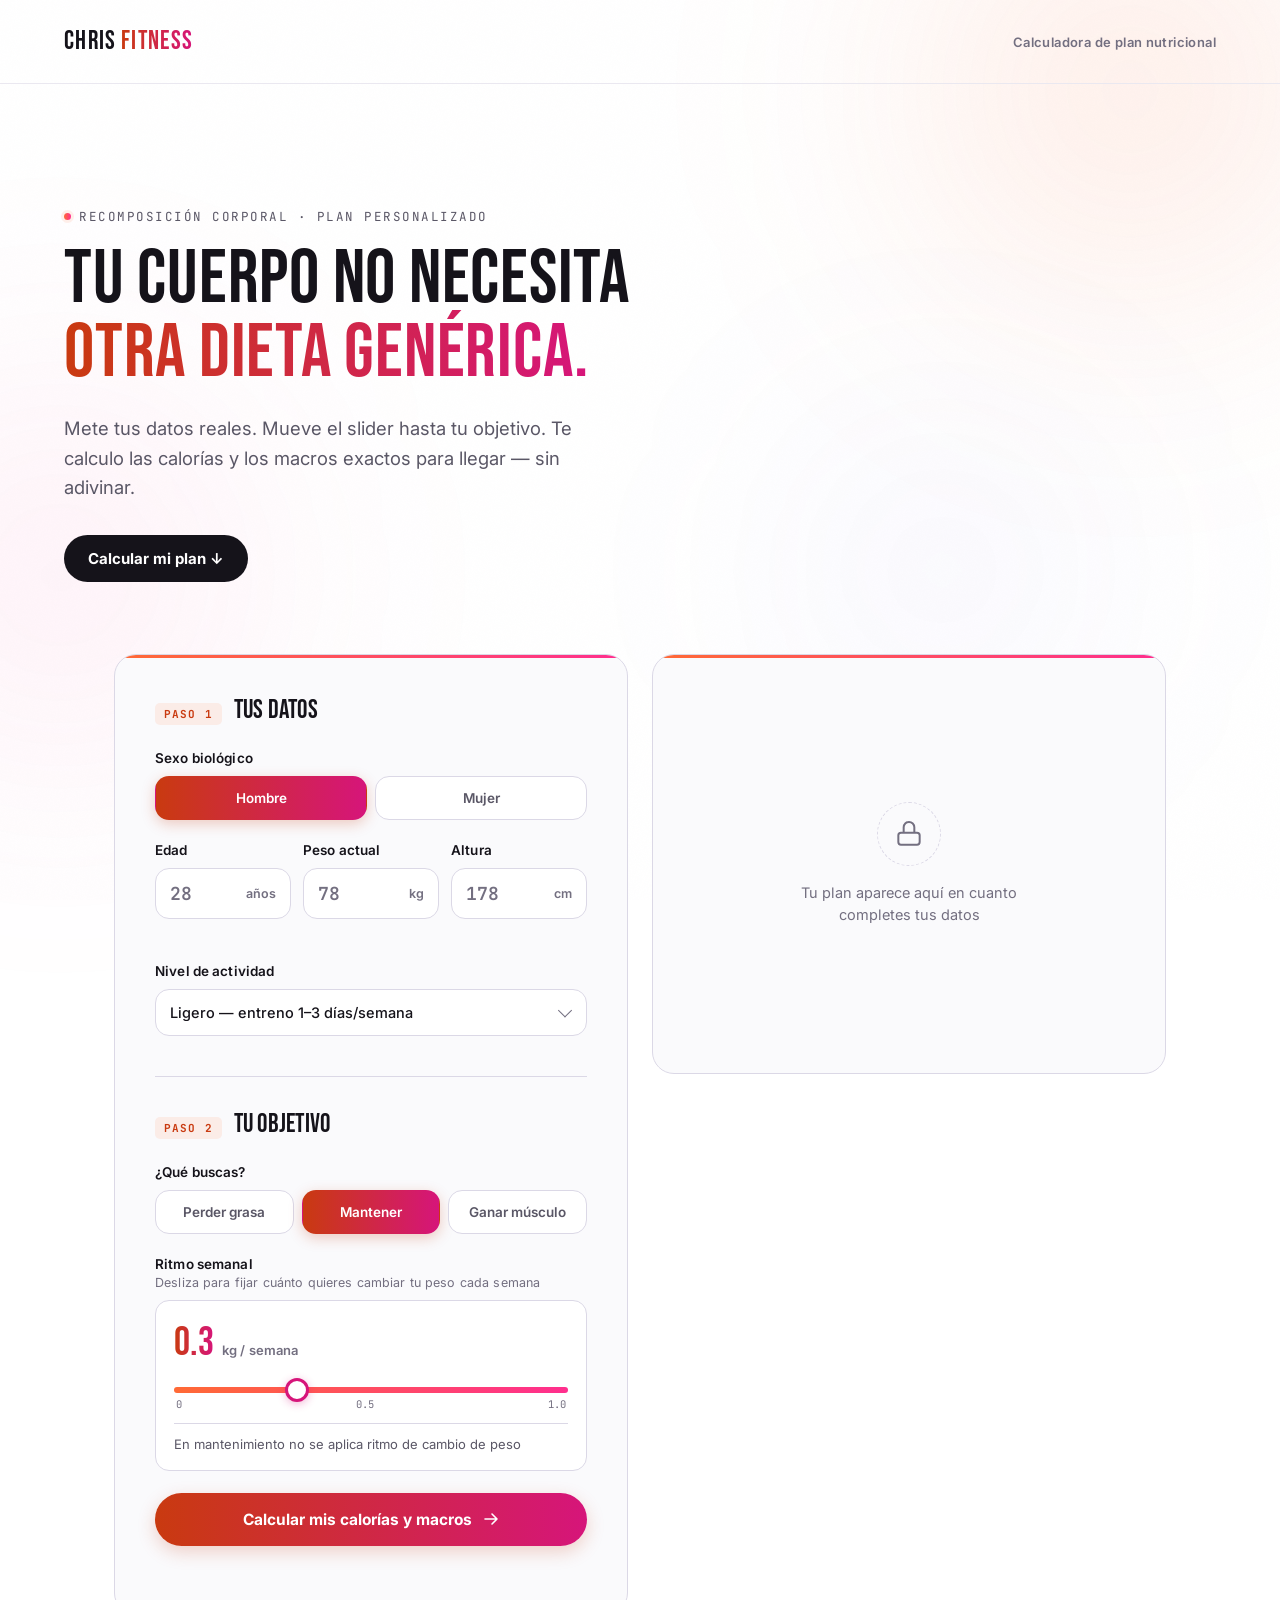
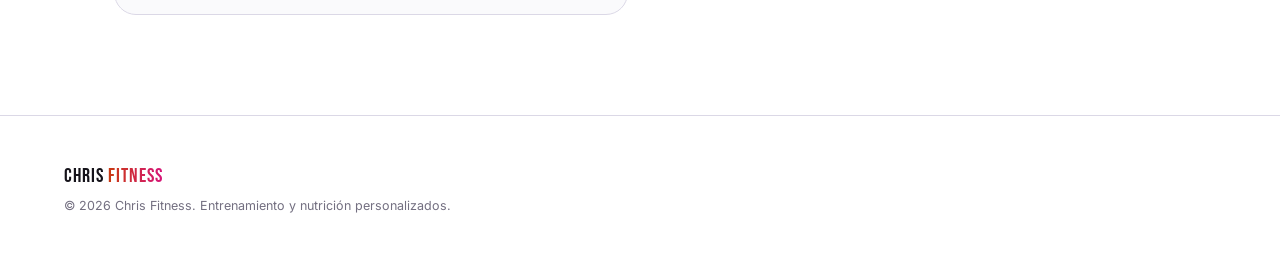
<file: index.html>
<!DOCTYPE html>
<html lang="es">
<head>
<meta charset="UTF-8">
<meta name="viewport" content="width=device-width, initial-scale=1.0">
<title>Chris Fitness — Calculadora de Calorías y Macros</title>
<meta name="description" content="Calcula tus calorías y macros personalizados en base a tu edad, peso, altura y objetivo. Recibe ideas de menú al instante.">

<link rel="preconnect" href="https://fonts.googleapis.com">
<link rel="preconnect" href="https://fonts.gstatic.com" crossorigin>
<link href="https://fonts.googleapis.com/css2?family=Bebas+Neue&family=Inter:wght@400;500;600;700;800&family=JetBrains+Mono:wght@400;500;600&display=swap" rel="stylesheet">

<link rel="stylesheet" href="style.css">
<link rel="icon" type="image/png" href="icon.png">
</head>
<body>

<!-- ===================== FONDO AMBIENTAL ===================== -->
<div class="grain"></div>
<div class="glow glow--1"></div>
<div class="glow glow--2"></div>
<div class="glow glow--3"></div>

<!-- ===================== NAV ===================== -->
<header class="nav">
  <div class="nav__mark">CHRIS<span>FITNESS</span></div>
  <div class="nav__tag">Calculadora de plan nutricional</div>
</header>

<main>

  <!-- ===================== HERO ===================== -->
  <section class="hero">
    <p class="hero__eyebrow">Recomposición corporal · Plan personalizado</p>
    <h1 class="hero__title">
      Tu cuerpo no necesita<br>
      <span class="hero__title-accent">otra dieta genérica.</span>
    </h1>
    <p class="hero__sub">
      Mete tus datos reales. Mueve el slider hasta tu objetivo.
      Te calculo las calorías y los macros exactos para llegar — sin adivinar.
    </p>
    <a href="#calculadora" class="hero__cta">Calcular mi plan ↓</a>
  </section>

  <!-- ===================== CALCULADORA ===================== -->
  <section class="calc" id="calculadora">

    <div class="calc__panel">

      <div class="calc__head">
        <span class="calc__step">PASO 1</span>
        <h2>Tus datos</h2>
      </div>

      <!-- Sexo -->
      <div class="field">
        <label class="field__label">Sexo biológico</label>
        <div class="toggle-group" id="sexGroup">
          <button type="button" class="toggle-btn is-active" data-value="male">Hombre</button>
          <button type="button" class="toggle-btn" data-value="female">Mujer</button>
        </div>
      </div>

      <!-- Edad / Peso / Altura -->
      <div class="field-grid">
        <div class="field">
          <label class="field__label" for="age">Edad</label>
          <div class="input-unit">
            <input type="number" id="age" inputmode="numeric" placeholder="28" min="14" max="90">
            <span class="input-unit__suffix">años</span>
          </div>
        </div>
        <div class="field">
          <label class="field__label" for="weight">Peso actual</label>
          <div class="input-unit">
            <input type="number" id="weight" inputmode="decimal" placeholder="78" min="30" max="250" step="0.1">
            <span class="input-unit__suffix">kg</span>
          </div>
        </div>
        <div class="field">
          <label class="field__label" for="height">Altura</label>
          <div class="input-unit">
            <input type="number" id="height" inputmode="numeric" placeholder="178" min="120" max="230">
            <span class="input-unit__suffix">cm</span>
          </div>
        </div>
      </div>

      <!-- Actividad -->
      <div class="field">
        <label class="field__label">Nivel de actividad</label>
        <div class="select-wrap">
          <select id="activity">
            <option value="1.2">Sedentario — apenas me muevo, trabajo de oficina</option>
            <option value="1.375" selected>Ligero — entreno 1–3 días/semana</option>
            <option value="1.55">Moderado — entreno 3–5 días/semana</option>
            <option value="1.725">Alto — entreno 6–7 días/semana</option>
            <option value="1.9">Muy alto — entreno intenso + trabajo físico</option>
          </select>
        </div>
      </div>

      <div class="calc__head calc__head--spaced">
        <span class="calc__step">PASO 2</span>
        <h2>Tu objetivo</h2>
      </div>

      <!-- Objetivo -->
      <div class="field">
        <label class="field__label">¿Qué buscas?</label>
        <div class="toggle-group toggle-group--3" id="goalGroup">
          <button type="button" class="toggle-btn" data-value="lose">Perder grasa</button>
          <button type="button" class="toggle-btn is-active" data-value="maintain">Mantener</button>
          <button type="button" class="toggle-btn" data-value="gain">Ganar músculo</button>
        </div>
      </div>

      <!-- Slider de ritmo semanal -->
      <div class="field" id="paceField">
        <label class="field__label">
          Ritmo semanal
          <span class="field__hint">Desliza para fijar cuánto quieres cambiar tu peso cada semana</span>
        </label>

        <div class="slider-block">
          <div class="slider-block__readout">
            <span id="paceValue">0.5</span><span class="slider-block__unit">kg / semana</span>
          </div>

          <input type="range" id="paceSlider" min="0" max="10" step="1" value="3">

          <div class="slider-block__ticks" id="paceTicks"></div>
          <p class="slider-block__note" id="paceNote">Ritmo moderado — recomendado para la mayoría</p>
        </div>
      </div>

      <button class="calc__submit" id="calcBtn">
        <span>Calcular mis calorías y macros</span>
        <svg width="18" height="18" viewBox="0 0 18 18" fill="none"><path d="M3 9H15M15 9L10 4M15 9L10 14" stroke="currentColor" stroke-width="1.6" stroke-linecap="round" stroke-linejoin="round"/></svg>
      </button>
      <p class="calc__error" id="formError"></p>

    </div>

    <!-- ===================== RESULTADOS ===================== -->
    <div class="result" id="resultPanel">

      <div class="result__locked" id="resultLocked">
        <div class="result__locked-icon">
          <svg width="32" height="32" viewBox="0 0 24 24" fill="none"><rect x="4" y="11" width="16" height="9" rx="2" stroke="currentColor" stroke-width="1.5"/><path d="M8 11V7a4 4 0 018 0v4" stroke="currentColor" stroke-width="1.5"/></svg>
        </div>
        <p>Tu plan aparece aquí en cuanto completes tus datos</p>
      </div>

      <div class="result__content" id="resultContent">

        <div class="result__top">
          <span class="result__eyebrow" id="resultGoalLabel">TU PLAN</span>
          <h3 class="result__kcal"><span id="kcalValue">0</span><span class="result__kcal-unit">kcal / día</span></h3>
          <p class="result__sub" id="resultExplain"></p>
        </div>

        <div class="result__macros">
          <div class="macro-card macro-card--protein">
            <span class="macro-card__label">Proteína</span>
            <span class="macro-card__value"><span id="proteinG">0</span>g</span>
            <span class="macro-card__kcal" id="proteinKcal">0 kcal</span>
            <div class="macro-card__bar"><div class="macro-card__bar-fill" id="proteinBar"></div></div>
          </div>
          <div class="macro-card macro-card--carbs">
            <span class="macro-card__label">Carbohidratos</span>
            <span class="macro-card__value"><span id="carbsG">0</span>g</span>
            <span class="macro-card__kcal" id="carbsKcal">0 kcal</span>
            <div class="macro-card__bar"><div class="macro-card__bar-fill" id="carbsBar"></div></div>
          </div>
          <div class="macro-card macro-card--fat">
            <span class="macro-card__label">Grasas</span>
            <span class="macro-card__value"><span id="fatG">0</span>g</span>
            <span class="macro-card__kcal" id="fatKcal">0 kcal</span>
            <div class="macro-card__bar"><div class="macro-card__bar-fill" id="fatBar"></div></div>
          </div>
        </div>

        <div class="result__meta">
          <div class="result__meta-item">
            <span>Mantenimiento</span>
            <strong id="tdeeValue">0 kcal</strong>
          </div>
          <div class="result__meta-item">
            <span>Tiempo estimado al objetivo</span>
            <strong id="etaValue">—</strong>
          </div>
        </div>

      </div>
    </div>

  </section>

  <!-- ===================== MENÚ DE COMIDAS ===================== -->
  <section class="menu" id="menuSection">
    <div class="menu__head">
      <div class="menu__badges">
        <span class="calc__step">PASO 3</span>
        <span class="menu__example-badge">
          <svg width="13" height="13" viewBox="0 0 16 16" fill="none"><path d="M8 1L9.8 5.6L14.5 6L11 9.2L12 14L8 11.5L4 14L5 9.2L1.5 6L6.2 5.6L8 1Z" stroke="currentColor" stroke-width="1.3" stroke-linejoin="round"/></svg>
          Solo ejemplos
        </span>
      </div>
      <h2>Aquí te dejo varias ideas de menús</h2>
      <p class="menu__sub">No es tu plan 100% personalizado — son ejemplos para que veas cómo encajar tus macros. Para algo hecho a tu medida, hablamos.</p>
    </div>

    <div class="menu__disclaimer">
      <svg width="18" height="18" viewBox="0 0 24 24" fill="none"><circle cx="12" cy="12" r="9" stroke="currentColor" stroke-width="1.6"/><path d="M12 8v5" stroke="currentColor" stroke-width="1.6" stroke-linecap="round"/><circle cx="12" cy="16" r="0.9" fill="currentColor"/></svg>
      <p><strong>Esto son ideas, no tu dieta real.</strong> Combinan alimentos que encajan con tus macros, pero un plan de verdad tiene en cuenta tus gustos, alergias, horarios y progreso semana a semana.</p>
    </div>

    <div class="menu__tabs" id="menuTabs"></div>
    <div class="menu__board" id="menuBoard"></div>
    <button type="button" class="menu__refresh" id="menuRefreshBtn">
      <svg width="15" height="15" viewBox="0 0 16 16" fill="none"><path d="M13.5 8a5.5 5.5 0 11-1.6-3.9M13.5 2v3.5H10" stroke="currentColor" stroke-width="1.4" stroke-linecap="round" stroke-linejoin="round"/></svg>
      <span>Generar otras opciones</span>
    </button>

    <!-- WhatsApp CTA: siguiente nivel -->
    <div class="wa-cta">
      <div class="wa-cta__icon">
        <svg width="22" height="22" viewBox="0 0 24 24" fill="currentColor"><path d="M17.6 6.32A8.86 8.86 0 0012.04 3.5a8.93 8.93 0 00-7.74 13.4L3.5 21l4.22-1.1a8.92 8.92 0 004.32 1.1h.01a8.93 8.93 0 008.93-8.93 8.86 8.86 0 00-2.78-5.75zm-5.56 13.7h-.01a7.4 7.4 0 01-3.78-1.04l-.27-.16-2.81.74.75-2.74-.18-.28a7.43 7.43 0 1113.78-3.92 7.44 7.44 0 01-7.48 7.4zm4.08-5.56c-.22-.11-1.32-.65-1.53-.73-.2-.07-.35-.11-.5.11-.15.22-.57.73-.7.88-.13.15-.26.16-.48.05-.22-.11-.94-.35-1.79-1.1-.66-.59-1.1-1.32-1.23-1.54-.13-.22-.01-.34.1-.45.1-.1.22-.26.33-.39.11-.13.15-.22.22-.37.07-.15.04-.28-.02-.39-.05-.11-.5-1.2-.68-1.65-.18-.43-.36-.37-.5-.38h-.43c-.15 0-.39.05-.59.28-.2.22-.78.76-.78 1.85 0 1.09.8 2.15.91 2.3.11.15 1.57 2.4 3.81 3.36.53.23.95.37 1.27.47.53.17 1.02.15 1.4.09.43-.06 1.32-.54 1.5-1.06.19-.52.19-.96.13-1.06-.06-.09-.2-.15-.42-.26z"/></svg>
      </div>
      <h4 class="wa-cta__title">¿Quieres llevarlo al siguiente nivel?</h4>
      <p class="wa-cta__copy">Estos menús son una idea de partida. Si quieres un plan 100% adaptado a ti, con seguimiento real y ajustes semanales, hablamos por WhatsApp.</p>
      <a href="https://wa.me/message/N67CCCESBR3SO1" target="_blank" rel="noopener" class="wa-cta__btn">
        <svg width="18" height="18" viewBox="0 0 24 24" fill="currentColor"><path d="M17.6 6.32A8.86 8.86 0 0012.04 3.5a8.93 8.93 0 00-7.74 13.4L3.5 21l4.22-1.1a8.92 8.92 0 004.32 1.1h.01a8.93 8.93 0 008.93-8.93 8.86 8.86 0 00-2.78-5.75zm-5.56 13.7h-.01a7.4 7.4 0 01-3.78-1.04l-.27-.16-2.81.74.75-2.74-.18-.28a7.43 7.43 0 1113.78-3.92 7.44 7.44 0 01-7.48 7.4zm4.08-5.56c-.22-.11-1.32-.65-1.53-.73-.2-.07-.35-.11-.5.11-.15.22-.57.73-.7.88-.13.15-.26.16-.48.05-.22-.11-.94-.35-1.79-1.1-.66-.59-1.1-1.32-1.23-1.54-.13-.22-.01-.34.1-.45.1-.1.22-.26.33-.39.11-.13.15-.22.22-.37.07-.15.04-.28-.02-.39-.05-.11-.5-1.2-.68-1.65-.18-.43-.36-.37-.5-.38h-.43c-.15 0-.39.05-.59.28-.2.22-.78.76-.78 1.85 0 1.09.8 2.15.91 2.3.11.15 1.57 2.4 3.81 3.36.53.23.95.37 1.27.47.53.17 1.02.15 1.4.09.43-.06 1.32-.54 1.5-1.06.19-.52.19-.96.13-1.06-.06-.09-.2-.15-.42-.26z"/></svg>
        <span>Hablar con Chris por WhatsApp</span>
      </a>
    </div>
  </section>

</main>

<footer class="footer">
  <div class="nav__mark nav__mark--footer">CHRIS<span>FITNESS</span></div>
  <p>© 2026 Chris Fitness. Entrenamiento y nutrición personalizados.</p>
</footer>

<script src="meals.js"></script>
<script src="script.js"></script>
</body>
</html>
</file>
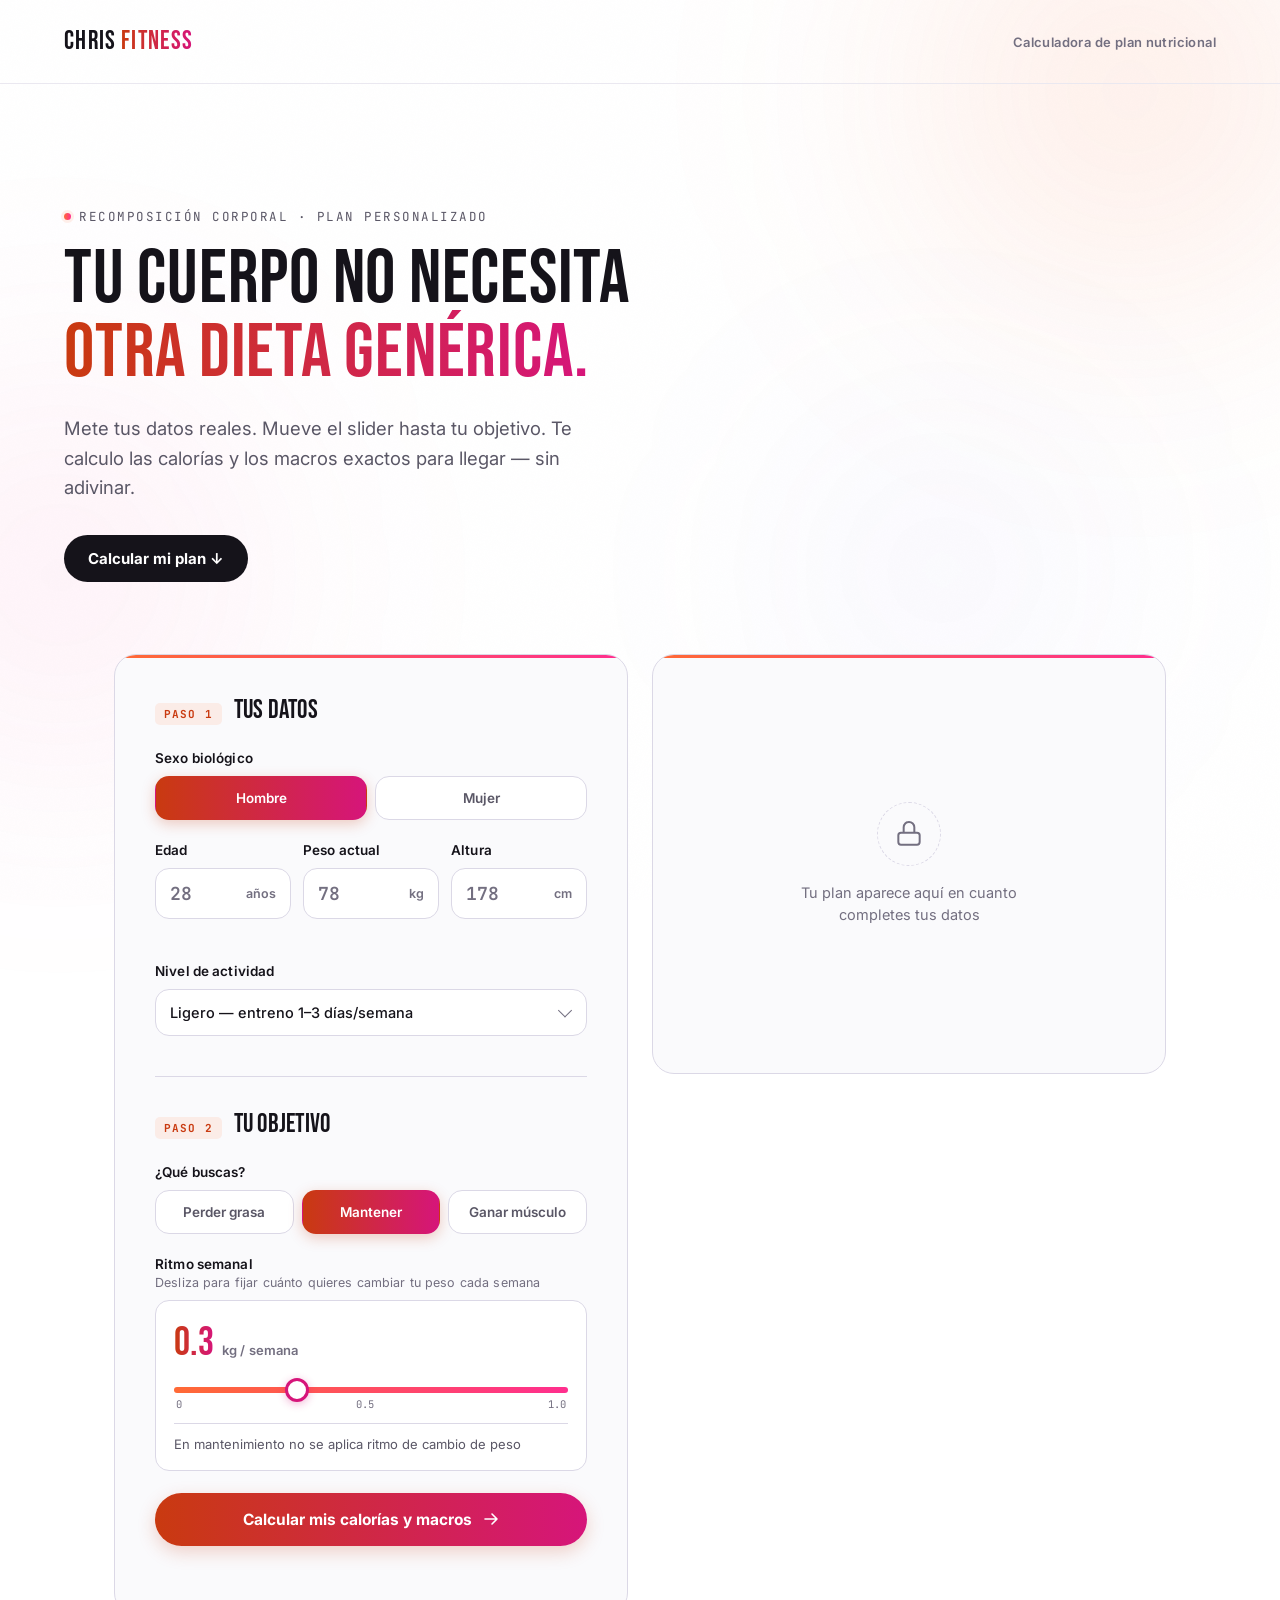
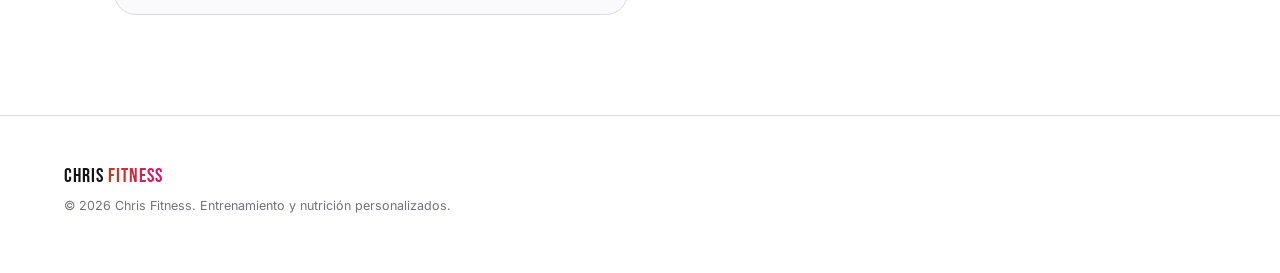
<file: chris-fitness-calc-preview.html>
<!DOCTYPE html>
<html lang="es">
<head>
<meta charset="UTF-8">
<meta name="viewport" content="width=device-width, initial-scale=1.0">
<title>Chris Fitness — Calculadora de Calorías y Macros</title>
<meta name="description" content="Calcula tus calorías y macros personalizados en base a tu edad, peso, altura y objetivo. Recibe ideas de menú al instante.">

<link rel="preconnect" href="https://fonts.googleapis.com">
<link rel="preconnect" href="https://fonts.gstatic.com" crossorigin>
<link href="https://fonts.googleapis.com/css2?family=Bebas+Neue&family=Inter:wght@400;500;600;700;800&family=JetBrains+Mono:wght@400;500;600&display=swap" rel="stylesheet">

<style>
/* ===================================================
   CHRIS FITNESS — Calculadora de Calorías y Macros
   Sistema de diseño (tema claro, futurista):
   Color  → blanco #FFFFFF, panel #FAFAFC, tinta #15131A,
            naranja CF #FF6A35, magenta energía #E5157A, violeta #6C5CE7
   Type   → Bebas Neue (display/números, con gradiente en cifras clave),
            Inter (cuerpo), JetBrains Mono (datos/HUD)
   ================================================== */

:root {
  --bg: #FFFFFF;
  --panel: #FAFAFC;
  --panel-2: #F2F1F7;
  --line: #EAE8F0;
  --line-strong: #DBD8E6;
  --ink: #15131A;
  --ink-dim: #5A5766;
  --ink-faint: #736F80;
  --orange: #FF6A35;
  --orange-deep: #C93A10;
  --orange-dim: rgba(255,106,53,0.10);
  --magenta: #FF2E8E;
  --magenta-deep: #D6157A;
  --violet: #6C5CE7;
  --violet-text: #5B4BD6;
  --violet-dim: rgba(108,92,231,0.10);
  --protein: #C93A10;
  --carbs: #9C640B;
  --fat: #167D4A;

  --grad-energy: linear-gradient(90deg, var(--orange-deep), var(--magenta-deep));
  --grad-energy-soft: linear-gradient(90deg, var(--orange), var(--magenta));

  --display: 'Bebas Neue', sans-serif;
  --body: 'Inter', sans-serif;
  --mono: 'JetBrains Mono', monospace;

  --radius: 14px;
  --radius-lg: 22px;
}

* { box-sizing: border-box; }

html { scroll-behavior: smooth; }

@media (prefers-reduced-motion: reduce) {
  html { scroll-behavior: auto; }
  *, *::before, *::after { animation-duration: 0.001ms !important; transition-duration: 0.001ms !important; }
}

body {
  margin: 0;
  background: var(--bg);
  color: var(--ink);
  font-family: var(--body);
  -webkit-font-smoothing: antialiased;
  position: relative;
  overflow-x: hidden;
}

/* ---------- ambient bg ---------- */
.grain {
  position: fixed; inset: 0; pointer-events: none; z-index: 1;
  opacity: 0.02;
  background-image: url("data:image/svg+xml,%3Csvg xmlns='http://www.w3.org/2000/svg' width='120' height='120'%3E%3Cfilter id='n'%3E%3CfeTurbulence type='fractalNoise' baseFrequency='0.9' numOctaves='2' stitchTiles='stitch'/%3E%3C/filter%3E%3Crect width='100%25' height='100%25' filter='url(%23n)'/%3E%3C/svg%3E");
}
.glow {
  position: fixed; border-radius: 50%; filter: blur(120px); pointer-events: none; z-index: 0;
}
.glow--1 { width: 620px; height: 620px; top: -220px; right: -160px; background: radial-gradient(circle, rgba(255,106,53,0.16), transparent 70%); }
.glow--2 { width: 560px; height: 560px; bottom: 5%; left: -220px; background: radial-gradient(circle, rgba(255,46,142,0.10), transparent 70%); }
.glow--3 { width: 420px; height: 420px; top: 40%; right: 10%; background: radial-gradient(circle, rgba(108,92,231,0.08), transparent 70%); }

main, header, footer { position: relative; z-index: 2; }



/* ---------- nav ---------- */
.nav {
  display: flex; align-items: center; justify-content: space-between;
  padding: 26px clamp(20px, 5vw, 64px);
  border-bottom: 1px solid var(--line);
}
.nav__mark {
  font-family: var(--display);
  font-size: 26px; letter-spacing: 0.05em;
  color: var(--ink);
  font-weight: 400;
}
.nav__mark span {
  margin-left: 0.18em;
  color: var(--orange-deep); /* fallback si no soporta background-clip */
  background: var(--grad-energy);
  -webkit-background-clip: text;
  background-clip: text;
  -webkit-text-fill-color: transparent;
}
@supports not (-webkit-background-clip: text) {
  .nav__mark span { color: var(--orange-deep); }
}
.nav__tag {
  font-size: 13px; color: var(--ink-faint);
  font-weight: 600; letter-spacing: 0.03em;
  display: none;
}
@media (min-width: 640px) { .nav__tag { display: block; } }

/* ---------- hero ---------- */
.hero {
  padding: clamp(56px, 10vw, 120px) clamp(20px, 5vw, 64px) clamp(40px, 6vw, 72px);
  max-width: 900px;
}
.hero__eyebrow {
  font-family: var(--mono);
  font-size: 12.5px; letter-spacing: 0.12em; text-transform: uppercase;
  color: var(--ink-dim);
  margin: 0 0 18px;
  display: inline-flex; align-items: center; gap: 8px;
}
.hero__eyebrow::before {
  content: ''; width: 7px; height: 7px; border-radius: 50%;
  background: var(--grad-energy-soft);
  box-shadow: 0 0 0 3px var(--orange-dim);
  flex-shrink: 0;
}
.hero__title {
  font-family: var(--display);
  font-weight: 400;
  font-size: clamp(40px, 7vw, 76px);
  line-height: 0.98;
  letter-spacing: 0.01em;
  margin: 0 0 22px;
  color: var(--ink);
}
.hero__title-accent {
  color: var(--orange-deep); /* fallback */
  background: var(--grad-energy);
  -webkit-background-clip: text;
  background-clip: text;
  -webkit-text-fill-color: transparent;
}
.hero__sub {
  font-size: clamp(16px, 2vw, 18.5px);
  line-height: 1.6;
  color: var(--ink-dim);
  max-width: 540px;
  margin: 0 0 32px;
  font-weight: 400;
}
.hero__cta {
  display: inline-flex; align-items: center; gap: 8px;
  font-family: var(--body); font-weight: 700; font-size: 15px;
  color: #FFFFFF; background: var(--ink);
  padding: 14px 24px; border-radius: 100px;
  text-decoration: none;
  transition: transform 0.2s ease, background 0.2s ease, box-shadow 0.2s ease;
}
.hero__cta:hover {
  background: var(--grad-energy);
  transform: translateY(-2px);
  box-shadow: 0 8px 24px rgba(255,46,142,0.25);
}

/* ---------- calc layout ---------- */
.calc {
  padding: 0 clamp(20px, 5vw, 64px) clamp(60px, 8vw, 100px);
  max-width: 1180px;
  margin: 0 auto;
  display: grid;
  grid-template-columns: 1fr;
  gap: 20px;
  scroll-margin-top: 24px;
}
@media (min-width: 980px) {
  .calc { grid-template-columns: 1fr 1fr; align-items: start; gap: 24px; }
}

.calc__panel, .result {
  background: var(--panel);
  border: 1px solid var(--line-strong);
  border-radius: var(--radius-lg);
  padding: clamp(24px, 4vw, 40px);
  position: relative;
  overflow: hidden;
}
.calc__panel::before, .result::before {
  content: ''; position: absolute; top: 0; left: 0; right: 0; height: 3px;
  background: var(--grad-energy-soft);
}

.calc__head { display: flex; align-items: baseline; gap: 12px; margin-bottom: 24px; }
.calc__head--spaced { margin-top: 40px; padding-top: 32px; border-top: 1px solid var(--line-strong); }
.calc__step {
  font-family: var(--mono); font-size: 11px; letter-spacing: 0.1em;
  color: var(--orange-deep); background: var(--orange-dim);
  padding: 4px 9px; border-radius: 5px; font-weight: 700;
}
.calc__head h2 {
  font-family: var(--display); font-weight: 400; font-size: 26px;
  margin: 0; letter-spacing: 0.01em; color: var(--ink);
}

.field { margin-bottom: 22px; }
.field__label {
  display: block; font-size: 13.5px; font-weight: 600;
  color: var(--ink); margin-bottom: 10px; letter-spacing: 0.01em;
}
.field__hint {
  display: block; font-size: 12.5px; font-weight: 400;
  color: var(--ink-faint); margin-top: 3px;
}

.field-grid {
  display: grid; grid-template-columns: repeat(3, 1fr); gap: 12px;
  margin-bottom: 22px;
}
@media (max-width: 480px) { .field-grid { gap: 10px; } }

.input-unit {
  position: relative; display: flex; align-items: center;
  background: #FFFFFF; border: 1.5px solid var(--line-strong);
  border-radius: var(--radius); overflow: hidden;
  transition: border-color 0.15s ease, box-shadow 0.15s ease;
}
.input-unit:focus-within { border-color: var(--violet); box-shadow: 0 0 0 3px var(--violet-dim); }
.input-unit input {
  width: 100%; background: transparent; border: none; outline: none;
  color: var(--ink); font-family: var(--mono); font-size: 18px; font-weight: 600;
  padding: 13px 8px 13px 14px;
  -moz-appearance: textfield;
}
.input-unit input::-webkit-outer-spin-button,
.input-unit input::-webkit-inner-spin-button { -webkit-appearance: none; margin: 0; }
.input-unit input::placeholder { color: var(--ink-faint); }
.input-unit__suffix {
  font-size: 12.5px; color: var(--ink-faint); padding-right: 14px;
  white-space: nowrap; font-weight: 600;
}

.toggle-group {
  display: grid; grid-template-columns: 1fr 1fr; gap: 8px;
}
.toggle-group--3 { grid-template-columns: 1fr 1fr 1fr; }
.toggle-btn {
  font-family: var(--body); font-weight: 600; font-size: 13.5px;
  color: var(--ink-dim); background: #FFFFFF;
  border: 1.5px solid var(--line-strong); border-radius: var(--radius);
  padding: 13px 10px; cursor: pointer;
  transition: all 0.18s ease;
}
.toggle-btn:hover { border-color: var(--orange); color: var(--ink); }
.toggle-btn.is-active {
  background: var(--grad-energy); border-color: transparent; color: #FFFFFF;
  box-shadow: 0 4px 14px rgba(201,58,16,0.25);
}

.select-wrap {
  position: relative; background: #FFFFFF;
  border: 1px solid var(--line-strong); border-radius: var(--radius);
}
.select-wrap::after {
  content: ''; position: absolute; right: 16px; top: 50%;
  width: 9px; height: 9px; border-right: 1.5px solid var(--ink-faint); border-bottom: 1.5px solid var(--ink-faint);
  transform: translateY(-65%) rotate(45deg); pointer-events: none;
}
.select-wrap select {
  width: 100%; appearance: none; background: transparent; border: none; outline: none;
  color: var(--ink); font-family: var(--body); font-size: 14.5px; font-weight: 500;
  padding: 14px 36px 14px 14px; cursor: pointer;
}
.select-wrap select option { background: #FFFFFF; color: var(--ink); }

/* ---------- pace slider (signature element) ---------- */
.slider-block {
  background: #FFFFFF; border: 1.5px solid var(--line-strong);
  border-radius: var(--radius); padding: 22px 18px 18px;
}
.slider-block__readout {
  font-family: var(--display); font-size: 40px; line-height: 1;
  margin-bottom: 14px;
  display: flex; align-items: baseline; gap: 8px;
}
.slider-block__readout span:first-child {
  color: var(--orange-deep); /* fallback */
  background: var(--grad-energy);
  -webkit-background-clip: text;
  background-clip: text;
  -webkit-text-fill-color: transparent;
}
.slider-block__unit {
  font-family: var(--body); font-size: 13px; font-weight: 600;
  color: var(--ink-faint); letter-spacing: 0.01em;
}

#paceSlider {
  -webkit-appearance: none; appearance: none;
  width: 100%; height: 6px; border-radius: 4px;
  background: var(--grad-energy-soft);
  outline: none; cursor: pointer; margin: 6px 0 4px;
}
#paceSlider::-webkit-slider-thumb {
  -webkit-appearance: none; appearance: none;
  width: 24px; height: 24px; border-radius: 50%;
  background: #FFFFFF; border: 3px solid var(--magenta-deep);
  cursor: grab; box-shadow: 0 2px 8px rgba(214,21,122,0.3);
  transition: transform 0.12s ease;
}
#paceSlider::-webkit-slider-thumb:active { cursor: grabbing; transform: scale(1.12); }
#paceSlider::-moz-range-thumb {
  width: 24px; height: 24px; border-radius: 50%;
  background: #FFFFFF; border: 3px solid var(--magenta-deep);
  cursor: grab; box-shadow: 0 2px 8px rgba(214,21,122,0.3);
}
#paceSlider:focus-visible { outline: 2px solid var(--violet); outline-offset: 4px; }

.slider-block__ticks {
  display: flex; justify-content: space-between;
  font-family: var(--mono); font-size: 10.5px; color: var(--ink-faint);
  padding: 0 2px; margin-bottom: 12px;
}
.slider-block__ticks span.is-current { color: var(--magenta-deep); font-weight: 700; }

.slider-block__note {
  margin: 0; font-size: 13px; color: var(--ink-dim);
  border-top: 1px solid var(--line-strong); padding-top: 12px;
}

#paceField.is-disabled { opacity: 0.4; pointer-events: none; filter: grayscale(0.6); }

.calc__submit {
  width: 100%; display: flex; align-items: center; justify-content: center; gap: 10px;
  background: var(--grad-energy); color: #FFFFFF;
  font-family: var(--body); font-weight: 700; font-size: 15.5px;
  border: none; border-radius: 100px; padding: 17px 20px;
  cursor: pointer; margin-top: 8px;
  transition: transform 0.15s ease, box-shadow 0.18s ease;
  box-shadow: 0 6px 18px rgba(201,58,16,0.22);
}
.calc__submit:hover { transform: translateY(-2px); box-shadow: 0 10px 26px rgba(214,21,122,0.3); }
.calc__submit:active { transform: translateY(0); }
.calc__submit svg { transition: transform 0.18s ease; }
.calc__submit:hover svg { transform: translateX(3px); }

.calc__error {
  color: #C0392B; font-size: 13px; font-weight: 600; text-align: center;
  margin: 12px 0 0; min-height: 16px;
}

/* ---------- result panel ---------- */
.result {
  min-height: 420px;
  display: flex; flex-direction: column;
  position: relative;
}
@media (min-width: 980px) { .result { position: sticky; top: 24px; } }

.result__locked {
  flex: 1; display: flex; flex-direction: column; align-items: center; justify-content: center;
  text-align: center; gap: 16px; padding: 40px 20px; color: var(--ink-faint);
}
.result__locked-icon {
  width: 64px; height: 64px; border-radius: 50%;
  border: 1px dashed var(--line-strong);
  display: flex; align-items: center; justify-content: center;
  color: var(--ink-faint);
}
.result__locked p { margin: 0; font-size: 14.5px; max-width: 240px; line-height: 1.5; }

.result__content { display: none; flex: 1; flex-direction: column; }
.result__content.is-visible { display: flex; animation: rise 0.5s ease; }
@keyframes rise { from { opacity: 0; transform: translateY(10px); } to { opacity: 1; transform: translateY(0); } }

.result__eyebrow {
  font-family: var(--mono); font-size: 11.5px; letter-spacing: 0.12em;
  color: var(--orange-deep); font-weight: 700;
}
.result__kcal {
  font-family: var(--display); font-weight: 400;
  font-size: clamp(56px, 8vw, 80px); line-height: 0.95;
  margin: 8px 0 6px; color: var(--ink);
  display: flex; align-items: baseline; gap: 12px; flex-wrap: wrap;
}
.result__kcal-unit { font-family: var(--body); font-size: 15px; font-weight: 600; color: var(--ink-faint); }
.result__sub { margin: 0 0 26px; color: var(--ink-dim); font-size: 14.5px; line-height: 1.55; max-width: 460px; }

.result__macros { display: grid; grid-template-columns: 1fr 1fr 1fr; gap: 10px; margin-bottom: 24px; }
@media (max-width: 420px) { .result__macros { grid-template-columns: 1fr; } }

.macro-card {
  background: #FFFFFF; border: 1px solid var(--line-strong);
  border-radius: var(--radius); padding: 16px 14px;
  display: flex; flex-direction: column; gap: 4px;
  transition: border-color 0.2s ease, transform 0.2s ease;
}
.macro-card:hover { border-color: var(--line-strong); transform: translateY(-2px); }
.macro-card__label { font-size: 12px; font-weight: 600; color: var(--ink-faint); }
.macro-card__value { font-family: var(--display); font-size: 30px; color: var(--ink); line-height: 1; margin-top: 2px; }
.macro-card__kcal { font-family: var(--mono); font-size: 11px; color: var(--ink-faint); }
.macro-card__bar {
  height: 4px; border-radius: 3px; background: var(--line-strong);
  margin-top: 10px; overflow: hidden;
}
.macro-card__bar-fill { height: 100%; width: 0%; border-radius: 3px; transition: width 0.6s ease; }
.macro-card--protein .macro-card__bar-fill { background: var(--protein); }
.macro-card--carbs .macro-card__bar-fill { background: var(--carbs); }
.macro-card--fat .macro-card__bar-fill { background: var(--fat); }

.result__meta {
  display: grid; grid-template-columns: 1fr 1fr; gap: 10px; margin-bottom: 28px;
}
.result__meta-item {
  background: #FFFFFF; border: 1px solid var(--line-strong);
  border-radius: var(--radius); padding: 14px 16px;
  display: flex; flex-direction: column; gap: 6px;
}
.result__meta-item span { font-size: 11.5px; color: var(--ink-faint); font-weight: 600; }
.result__meta-item strong { font-family: var(--mono); font-size: 16px; color: var(--ink); font-weight: 700; }

/* ---------- menú de comidas ---------- */
.menu {
  padding: 0 clamp(20px, 5vw, 64px) clamp(60px, 8vw, 100px);
  max-width: 900px;
  margin: 0 auto;
  display: none;
}
.menu.is-visible { display: block; animation: rise 0.5s ease; }

.menu__head { text-align: center; margin-bottom: 22px; }
.menu__badges {
  display: flex; align-items: center; justify-content: center; gap: 8px;
  margin-bottom: 14px; flex-wrap: wrap;
}
.menu__badges .calc__step { margin-bottom: 0; }
.menu__example-badge {
  display: inline-flex; align-items: center; gap: 5px;
  font-family: var(--mono); font-size: 11px; letter-spacing: 0.06em; text-transform: uppercase;
  color: var(--violet-text); background: var(--violet-dim);
  border: 1px dashed var(--violet);
  padding: 4px 10px 4px 8px; border-radius: 100px; font-weight: 700;
}
.menu__head h2 {
  font-family: var(--display); font-weight: 400; font-size: clamp(28px, 4vw, 36px);
  margin: 0 0 8px; color: var(--ink); letter-spacing: 0.01em;
}
.menu__sub { margin: 0; color: var(--ink-dim); font-size: 15px; }

.menu__disclaimer {
  display: flex; align-items: flex-start; gap: 12px;
  background: var(--violet-dim); border: 1px dashed var(--violet);
  border-radius: var(--radius); padding: 14px 18px;
  margin-bottom: 24px;
}
.menu__disclaimer svg { flex-shrink: 0; margin-top: 1px; color: var(--violet-text); }
.menu__disclaimer p { margin: 0; font-size: 13.5px; line-height: 1.5; color: var(--ink-dim); }
.menu__disclaimer strong { color: var(--ink); }

.menu__tabs {
  display: flex; justify-content: center; gap: 8px; margin-bottom: 24px; flex-wrap: wrap;
}
.menu-tab {
  font-family: var(--body); font-weight: 700; font-size: 13.5px;
  color: var(--ink-dim); background: #FFFFFF;
  border: 1px solid var(--line-strong); border-radius: 100px;
  padding: 11px 20px; cursor: pointer;
  transition: all 0.18s ease;
}
.menu-tab:hover { border-color: var(--orange-deep); color: var(--ink); }
.menu-tab.is-active { background: var(--ink); border-color: var(--ink); color: #FFFFFF; }

.menu__board { display: flex; flex-direction: column; gap: 14px; }

.meal-card {
  background: var(--panel); border: 1.5px dashed var(--line-strong);
  border-radius: var(--radius-lg); padding: 22px clamp(18px, 3vw, 28px);
  position: relative;
}
.meal-card__head {
  display: flex; align-items: baseline; justify-content: space-between;
  margin-bottom: 16px; flex-wrap: wrap; gap: 6px;
  border-bottom: 1px solid var(--line-strong); padding-bottom: 14px;
}
.meal-card__title {
  font-family: var(--display); font-weight: 400; font-size: 22px;
  color: var(--ink); letter-spacing: 0.01em; margin: 0;
}
.meal-card__kcal {
  font-family: var(--mono); font-size: 13px; font-weight: 600; color: var(--orange-deep);
}
.meal-card__items { display: flex; flex-direction: column; gap: 10px; margin-bottom: 16px; }
.meal-card__item {
  display: flex; justify-content: space-between; align-items: baseline;
  font-size: 14px; gap: 12px;
}
.meal-card__item-name { color: var(--ink); font-weight: 500; }
.meal-card__item-grams {
  font-family: var(--mono); font-size: 13px; color: var(--ink-faint);
  white-space: nowrap; flex-shrink: 0;
}
.meal-card__macros {
  display: flex; gap: 16px; flex-wrap: wrap;
  font-family: var(--mono); font-size: 12px; color: var(--ink-dim);
  border-top: 1px solid var(--line-strong); padding-top: 14px;
}
.meal-card__macros b { color: var(--ink); font-weight: 700; }

.menu__daytotal {
  display: flex; justify-content: center; gap: 24px; flex-wrap: wrap;
  background: var(--ink); border-radius: var(--radius-lg);
  padding: 18px 24px; margin-top: 4px;
}
.menu__daytotal-item { text-align: center; }
.menu__daytotal-item span {
  display: block; font-size: 11px; color: rgba(255,255,255,0.6); font-weight: 600;
  letter-spacing: 0.04em; text-transform: uppercase; margin-bottom: 4px;
}
.menu__daytotal-item strong {
  font-family: var(--display); font-size: 22px; color: #FFFFFF; font-weight: 400;
}

.menu__refresh {
  display: flex; align-items: center; justify-content: center; gap: 8px;
  margin: 20px auto 0; background: none; border: 1px solid var(--line-strong);
  border-radius: 100px; padding: 11px 20px; font-family: var(--body);
  font-weight: 600; font-size: 13.5px; color: var(--ink-dim); cursor: pointer;
  transition: all 0.18s ease;
}
.menu__refresh:hover { border-color: var(--orange-deep); color: var(--ink); }

/* ---------- WhatsApp CTA ---------- */
.wa-cta {
  margin-top: 24px; padding-top: 28px; border-top: 1px solid var(--line-strong);
  display: flex; flex-direction: column; align-items: center; text-align: center;
}
.wa-cta__icon {
  width: 48px; height: 48px; border-radius: 50%;
  background: #128C7E; color: #FFFFFF;
  display: flex; align-items: center; justify-content: center;
  margin-bottom: 14px;
}
.wa-cta__title {
  font-family: var(--display); font-weight: 400; font-size: 22px;
  color: var(--ink); margin: 0 0 8px; letter-spacing: 0.01em;
}
.wa-cta__copy {
  font-size: 13.5px; color: var(--ink-dim); line-height: 1.55;
  max-width: 380px; margin: 0 0 20px;
}
.wa-cta__btn {
  display: inline-flex; align-items: center; gap: 9px;
  background: #128C7E; color: #FFFFFF; text-decoration: none;
  font-family: var(--body); font-weight: 700; font-size: 14.5px;
  padding: 14px 26px; border-radius: 100px;
  transition: background 0.18s ease, transform 0.15s ease;
}
.wa-cta__btn:hover { background: #0E6E63; transform: translateY(-1px); }

/* ---------- footer ---------- */
.footer {
  padding: 48px clamp(20px, 5vw, 64px) 60px;
  display: flex; flex-direction: column; gap: 10px;
  border-top: 1px solid var(--line-strong);
}
.nav__mark--footer { font-size: 20px; }
.footer p { margin: 0; font-size: 12.5px; color: var(--ink-faint); }

</style>
</head>
<body>

<!-- ===================== FONDO AMBIENTAL ===================== -->
<div class="grain"></div>
<div class="glow glow--1"></div>
<div class="glow glow--2"></div>
<div class="glow glow--3"></div>

<!-- ===================== NAV ===================== -->
<header class="nav">
  <div class="nav__mark">CHRIS<span>FITNESS</span></div>
  <div class="nav__tag">Calculadora de plan nutricional</div>
</header>

<main>

  <!-- ===================== HERO ===================== -->
  <section class="hero">
    <p class="hero__eyebrow">Recomposición corporal · Plan personalizado</p>
    <h1 class="hero__title">
      Tu cuerpo no necesita<br>
      <span class="hero__title-accent">otra dieta genérica.</span>
    </h1>
    <p class="hero__sub">
      Mete tus datos reales. Mueve el slider hasta tu objetivo.
      Te calculo las calorías y los macros exactos para llegar — sin adivinar.
    </p>
    <a href="#calculadora" class="hero__cta">Calcular mi plan ↓</a>
  </section>

  <!-- ===================== CALCULADORA ===================== -->
  <section class="calc" id="calculadora">

    <div class="calc__panel">

      <div class="calc__head">
        <span class="calc__step">PASO 1</span>
        <h2>Tus datos</h2>
      </div>

      <!-- Sexo -->
      <div class="field">
        <label class="field__label">Sexo biológico</label>
        <div class="toggle-group" id="sexGroup">
          <button type="button" class="toggle-btn is-active" data-value="male">Hombre</button>
          <button type="button" class="toggle-btn" data-value="female">Mujer</button>
        </div>
      </div>

      <!-- Edad / Peso / Altura -->
      <div class="field-grid">
        <div class="field">
          <label class="field__label" for="age">Edad</label>
          <div class="input-unit">
            <input type="number" id="age" inputmode="numeric" placeholder="28" min="14" max="90">
            <span class="input-unit__suffix">años</span>
          </div>
        </div>
        <div class="field">
          <label class="field__label" for="weight">Peso actual</label>
          <div class="input-unit">
            <input type="number" id="weight" inputmode="decimal" placeholder="78" min="30" max="250" step="0.1">
            <span class="input-unit__suffix">kg</span>
          </div>
        </div>
        <div class="field">
          <label class="field__label" for="height">Altura</label>
          <div class="input-unit">
            <input type="number" id="height" inputmode="numeric" placeholder="178" min="120" max="230">
            <span class="input-unit__suffix">cm</span>
          </div>
        </div>
      </div>

      <!-- Actividad -->
      <div class="field">
        <label class="field__label">Nivel de actividad</label>
        <div class="select-wrap">
          <select id="activity">
            <option value="1.2">Sedentario — apenas me muevo, trabajo de oficina</option>
            <option value="1.375" selected>Ligero — entreno 1–3 días/semana</option>
            <option value="1.55">Moderado — entreno 3–5 días/semana</option>
            <option value="1.725">Alto — entreno 6–7 días/semana</option>
            <option value="1.9">Muy alto — entreno intenso + trabajo físico</option>
          </select>
        </div>
      </div>

      <div class="calc__head calc__head--spaced">
        <span class="calc__step">PASO 2</span>
        <h2>Tu objetivo</h2>
      </div>

      <!-- Objetivo -->
      <div class="field">
        <label class="field__label">¿Qué buscas?</label>
        <div class="toggle-group toggle-group--3" id="goalGroup">
          <button type="button" class="toggle-btn" data-value="lose">Perder grasa</button>
          <button type="button" class="toggle-btn is-active" data-value="maintain">Mantener</button>
          <button type="button" class="toggle-btn" data-value="gain">Ganar músculo</button>
        </div>
      </div>

      <!-- Slider de ritmo semanal -->
      <div class="field" id="paceField">
        <label class="field__label">
          Ritmo semanal
          <span class="field__hint">Desliza para fijar cuánto quieres cambiar tu peso cada semana</span>
        </label>

        <div class="slider-block">
          <div class="slider-block__readout">
            <span id="paceValue">0.5</span><span class="slider-block__unit">kg / semana</span>
          </div>

          <input type="range" id="paceSlider" min="0" max="10" step="1" value="3">

          <div class="slider-block__ticks" id="paceTicks"></div>
          <p class="slider-block__note" id="paceNote">Ritmo moderado — recomendado para la mayoría</p>
        </div>
      </div>

      <button class="calc__submit" id="calcBtn">
        <span>Calcular mis calorías y macros</span>
        <svg width="18" height="18" viewBox="0 0 18 18" fill="none"><path d="M3 9H15M15 9L10 4M15 9L10 14" stroke="currentColor" stroke-width="1.6" stroke-linecap="round" stroke-linejoin="round"/></svg>
      </button>
      <p class="calc__error" id="formError"></p>

    </div>

    <!-- ===================== RESULTADOS ===================== -->
    <div class="result" id="resultPanel">

      <div class="result__locked" id="resultLocked">
        <div class="result__locked-icon">
          <svg width="32" height="32" viewBox="0 0 24 24" fill="none"><rect x="4" y="11" width="16" height="9" rx="2" stroke="currentColor" stroke-width="1.5"/><path d="M8 11V7a4 4 0 018 0v4" stroke="currentColor" stroke-width="1.5"/></svg>
        </div>
        <p>Tu plan aparece aquí en cuanto completes tus datos</p>
      </div>

      <div class="result__content" id="resultContent">

        <div class="result__top">
          <span class="result__eyebrow" id="resultGoalLabel">TU PLAN</span>
          <h3 class="result__kcal"><span id="kcalValue">0</span><span class="result__kcal-unit">kcal / día</span></h3>
          <p class="result__sub" id="resultExplain"></p>
        </div>

        <div class="result__macros">
          <div class="macro-card macro-card--protein">
            <span class="macro-card__label">Proteína</span>
            <span class="macro-card__value"><span id="proteinG">0</span>g</span>
            <span class="macro-card__kcal" id="proteinKcal">0 kcal</span>
            <div class="macro-card__bar"><div class="macro-card__bar-fill" id="proteinBar"></div></div>
          </div>
          <div class="macro-card macro-card--carbs">
            <span class="macro-card__label">Carbohidratos</span>
            <span class="macro-card__value"><span id="carbsG">0</span>g</span>
            <span class="macro-card__kcal" id="carbsKcal">0 kcal</span>
            <div class="macro-card__bar"><div class="macro-card__bar-fill" id="carbsBar"></div></div>
          </div>
          <div class="macro-card macro-card--fat">
            <span class="macro-card__label">Grasas</span>
            <span class="macro-card__value"><span id="fatG">0</span>g</span>
            <span class="macro-card__kcal" id="fatKcal">0 kcal</span>
            <div class="macro-card__bar"><div class="macro-card__bar-fill" id="fatBar"></div></div>
          </div>
        </div>

        <div class="result__meta">
          <div class="result__meta-item">
            <span>Mantenimiento</span>
            <strong id="tdeeValue">0 kcal</strong>
          </div>
          <div class="result__meta-item">
            <span>Tiempo estimado al objetivo</span>
            <strong id="etaValue">—</strong>
          </div>
        </div>

      </div>
    </div>

  </section>

  <!-- ===================== MENÚ DE COMIDAS ===================== -->
  <section class="menu" id="menuSection">
    <div class="menu__head">
      <div class="menu__badges">
        <span class="calc__step">PASO 3</span>
        <span class="menu__example-badge">
          <svg width="13" height="13" viewBox="0 0 16 16" fill="none"><path d="M8 1L9.8 5.6L14.5 6L11 9.2L12 14L8 11.5L4 14L5 9.2L1.5 6L6.2 5.6L8 1Z" stroke="currentColor" stroke-width="1.3" stroke-linejoin="round"/></svg>
          Solo ejemplos
        </span>
      </div>
      <h2>Aquí te dejo varias ideas de menús</h2>
      <p class="menu__sub">No es tu plan 100% personalizado — son ejemplos para que veas cómo encajar tus macros. Para algo hecho a tu medida, hablamos.</p>
    </div>

    <div class="menu__disclaimer">
      <svg width="18" height="18" viewBox="0 0 24 24" fill="none"><circle cx="12" cy="12" r="9" stroke="currentColor" stroke-width="1.6"/><path d="M12 8v5" stroke="currentColor" stroke-width="1.6" stroke-linecap="round"/><circle cx="12" cy="16" r="0.9" fill="currentColor"/></svg>
      <p><strong>Esto son ideas, no tu dieta real.</strong> Combinan alimentos que encajan con tus macros, pero un plan de verdad tiene en cuenta tus gustos, alergias, horarios y progreso semana a semana.</p>
    </div>

    <div class="menu__tabs" id="menuTabs"></div>
    <div class="menu__board" id="menuBoard"></div>
    <button type="button" class="menu__refresh" id="menuRefreshBtn">
      <svg width="15" height="15" viewBox="0 0 16 16" fill="none"><path d="M13.5 8a5.5 5.5 0 11-1.6-3.9M13.5 2v3.5H10" stroke="currentColor" stroke-width="1.4" stroke-linecap="round" stroke-linejoin="round"/></svg>
      <span>Generar otras opciones</span>
    </button>

    <!-- WhatsApp CTA: siguiente nivel -->
    <div class="wa-cta">
      <div class="wa-cta__icon">
        <svg width="22" height="22" viewBox="0 0 24 24" fill="currentColor"><path d="M17.6 6.32A8.86 8.86 0 0012.04 3.5a8.93 8.93 0 00-7.74 13.4L3.5 21l4.22-1.1a8.92 8.92 0 004.32 1.1h.01a8.93 8.93 0 008.93-8.93 8.86 8.86 0 00-2.78-5.75zm-5.56 13.7h-.01a7.4 7.4 0 01-3.78-1.04l-.27-.16-2.81.74.75-2.74-.18-.28a7.43 7.43 0 1113.78-3.92 7.44 7.44 0 01-7.48 7.4zm4.08-5.56c-.22-.11-1.32-.65-1.53-.73-.2-.07-.35-.11-.5.11-.15.22-.57.73-.7.88-.13.15-.26.16-.48.05-.22-.11-.94-.35-1.79-1.1-.66-.59-1.1-1.32-1.23-1.54-.13-.22-.01-.34.1-.45.1-.1.22-.26.33-.39.11-.13.15-.22.22-.37.07-.15.04-.28-.02-.39-.05-.11-.5-1.2-.68-1.65-.18-.43-.36-.37-.5-.38h-.43c-.15 0-.39.05-.59.28-.2.22-.78.76-.78 1.85 0 1.09.8 2.15.91 2.3.11.15 1.57 2.4 3.81 3.36.53.23.95.37 1.27.47.53.17 1.02.15 1.4.09.43-.06 1.32-.54 1.5-1.06.19-.52.19-.96.13-1.06-.06-.09-.2-.15-.42-.26z"/></svg>
      </div>
      <h4 class="wa-cta__title">¿Quieres llevarlo al siguiente nivel?</h4>
      <p class="wa-cta__copy">Estos menús son una idea de partida. Si quieres un plan 100% adaptado a ti, con seguimiento real y ajustes semanales, hablamos por WhatsApp.</p>
      <a href="https://wa.me/message/N67CCCESBR3SO1" target="_blank" rel="noopener" class="wa-cta__btn">
        <svg width="18" height="18" viewBox="0 0 24 24" fill="currentColor"><path d="M17.6 6.32A8.86 8.86 0 0012.04 3.5a8.93 8.93 0 00-7.74 13.4L3.5 21l4.22-1.1a8.92 8.92 0 004.32 1.1h.01a8.93 8.93 0 008.93-8.93 8.86 8.86 0 00-2.78-5.75zm-5.56 13.7h-.01a7.4 7.4 0 01-3.78-1.04l-.27-.16-2.81.74.75-2.74-.18-.28a7.43 7.43 0 1113.78-3.92 7.44 7.44 0 01-7.48 7.4zm4.08-5.56c-.22-.11-1.32-.65-1.53-.73-.2-.07-.35-.11-.5.11-.15.22-.57.73-.7.88-.13.15-.26.16-.48.05-.22-.11-.94-.35-1.79-1.1-.66-.59-1.1-1.32-1.23-1.54-.13-.22-.01-.34.1-.45.1-.1.22-.26.33-.39.11-.13.15-.22.22-.37.07-.15.04-.28-.02-.39-.05-.11-.5-1.2-.68-1.65-.18-.43-.36-.37-.5-.38h-.43c-.15 0-.39.05-.59.28-.2.22-.78.76-.78 1.85 0 1.09.8 2.15.91 2.3.11.15 1.57 2.4 3.81 3.36.53.23.95.37 1.27.47.53.17 1.02.15 1.4.09.43-.06 1.32-.54 1.5-1.06.19-.52.19-.96.13-1.06-.06-.09-.2-.15-.42-.26z"/></svg>
        <span>Hablar con Chris por WhatsApp</span>
      </a>
    </div>
  </section>

</main>

<footer class="footer">
  <div class="nav__mark nav__mark--footer">CHRIS<span>FITNESS</span></div>
  <p>© 2026 Chris Fitness. Entrenamiento y nutrición personalizados.</p>
</footer>

<script>
/* ===================================================
   CHRIS FITNESS — Generador de menús
   Combina alimentos reales (macros por 100g) para encajar
   con los gramos de proteína/carbos/grasa ya calculados.
   Sin IA, sin backend: todo corre en el navegador.
   ================================================== */

// ---------- base de alimentos (macros por 100g + ración realista en gramos) ----------
const FOODS = {
  protein: [
    { name: 'Pechuga de pollo a la plancha', p: 31, c: 0, f: 3.6, kcal: 165, min: 100, max: 300 },
    { name: 'Solomillo de ternera', p: 30, c: 0, f: 8, kcal: 200, min: 100, max: 280 },
    { name: 'Salmón al horno', p: 25, c: 0, f: 13, kcal: 210, min: 100, max: 300 },
    { name: 'Claras de huevo', p: 11, c: 0.7, f: 0.2, kcal: 52, min: 150, max: 500 },
    { name: 'Huevos enteros', p: 13, c: 1.1, f: 11, kcal: 155, min: 100, max: 300 },
    { name: 'Atún al natural', p: 26, c: 0, f: 1, kcal: 116, min: 80, max: 280 },
    { name: 'Pavo a la plancha', p: 29, c: 0, f: 2, kcal: 135, min: 100, max: 280 },
    { name: 'Tofu firme', p: 15, c: 2, f: 8, kcal: 144, min: 100, max: 350 },
    { name: 'Yogur griego natural 0%', p: 10, c: 4, f: 0.4, kcal: 59, min: 125, max: 400 },
    { name: 'Queso fresco batido 0%', p: 12, c: 4, f: 0.2, kcal: 68, min: 125, max: 400 },
    { name: 'Merluza al vapor', p: 23, c: 0, f: 1.3, kcal: 110, min: 100, max: 300 },
    { name: 'Gambas a la plancha', p: 24, c: 0.2, f: 0.3, kcal: 99, min: 100, max: 300 },
  ],
  carb: [
    { name: 'Arroz blanco cocido', p: 2.7, c: 28, f: 0.3, kcal: 130, min: 80, max: 350 },
    { name: 'Patata cocida', p: 2, c: 17, f: 0.1, kcal: 77, min: 100, max: 400 },
    { name: 'Boniato asado', p: 1.6, c: 20, f: 0.1, kcal: 86, min: 100, max: 350 },
    { name: 'Avena en copos', p: 13, c: 60, f: 7, kcal: 380, min: 40, max: 100 },
    { name: 'Pasta integral cocida', p: 5, c: 25, f: 1.1, kcal: 124, min: 80, max: 350 },
    { name: 'Pan integral', p: 9, c: 41, f: 3.5, kcal: 247, min: 40, max: 150 },
    { name: 'Quinoa cocida', p: 4.4, c: 21, f: 1.9, kcal: 120, min: 80, max: 350 },
    { name: 'Tortitas de maíz', p: 8, c: 77, f: 3.5, kcal: 380, min: 30, max: 100 },
    { name: 'Plátano', p: 1.1, c: 23, f: 0.3, kcal: 89, min: 100, max: 200 },
    { name: 'Legumbres cocidas (lentejas)', p: 9, c: 20, f: 0.4, kcal: 116, min: 100, max: 350 },
  ],
  fat: [
    { name: 'Aceite de oliva virgen extra', p: 0, c: 0, f: 100, kcal: 884, min: 3, max: 25 },
    { name: 'Aguacate', p: 2, c: 9, f: 15, kcal: 160, min: 20, max: 150 },
    { name: 'Almendras', p: 21, c: 22, f: 49, kcal: 579, min: 8, max: 40 },
    { name: 'Mantequilla de cacahuete natural', p: 25, c: 20, f: 50, kcal: 588, min: 8, max: 35 },
    { name: 'Nueces', p: 15, c: 14, f: 65, kcal: 654, min: 8, max: 35 },
  ],
  veg: [
    { name: 'Brócoli al vapor', p: 2.8, c: 7, f: 0.4, kcal: 34, min: 100, max: 200 },
    { name: 'Espinacas salteadas', p: 2.9, c: 3.6, f: 0.4, kcal: 23, min: 100, max: 200 },
    { name: 'Ensalada mixta', p: 1.2, c: 4, f: 0.2, kcal: 20, min: 100, max: 200 },
    { name: 'Pimientos a la plancha', p: 1, c: 6, f: 0.3, kcal: 31, min: 100, max: 200 },
    { name: 'Calabacín salteado', p: 1.2, c: 3.1, f: 0.3, kcal: 17, min: 100, max: 200 },
    { name: 'Judías verdes', p: 1.8, c: 7, f: 0.2, kcal: 31, min: 100, max: 200 },
  ],
};

// ---------- base de alimentos de DESAYUNO (estilo español/mediterráneo) ----------
// Categorías propias: pan/base, proteína de desayuno, lácteo, grasa, fruta
const BREAKFAST_FOODS = {
  bread: [
    { name: 'Pan integral', p: 9, c: 41, f: 3.5, kcal: 247, min: 40, max: 120 },
    { name: 'Pan blanco', p: 8, c: 49, f: 1.2, kcal: 265, min: 40, max: 120 },
    { name: 'Tostadas integrales', p: 10, c: 60, f: 5, kcal: 320, min: 30, max: 90 },
  ],
  oats: [
    { name: 'Avena en copos', p: 13, c: 60, f: 7, kcal: 380, min: 40, max: 100 },
    { name: 'Tortitas de avena', p: 12, c: 55, f: 8, kcal: 350, min: 40, max: 100 },
  ],
  protein: [
    { name: 'Huevos enteros', p: 13, c: 1.1, f: 11, kcal: 155, min: 50, max: 180 },
    { name: 'Claras de huevo', p: 11, c: 0.7, f: 0.2, kcal: 52, min: 100, max: 250 },
    { name: 'Jamón cocido', p: 18, c: 1, f: 5, kcal: 120, min: 30, max: 100 },
    { name: 'Jamón serrano', p: 30, c: 0.5, f: 8, kcal: 195, min: 20, max: 80 },
    { name: 'Pechuga de pavo en fiambre', p: 22, c: 1.5, f: 2, kcal: 105, min: 30, max: 100 },
    { name: 'Queso fresco batido 0%', p: 12, c: 4, f: 0.2, kcal: 68, min: 100, max: 250 },
    { name: 'Yogur griego natural 0%', p: 10, c: 4, f: 0.4, kcal: 59, min: 125, max: 250 },
  ],
  dairy: [
    { name: 'Leche semidesnatada', p: 3.3, c: 4.8, f: 1.6, kcal: 47, min: 150, max: 300 },
    { name: 'Bebida de avena', p: 1, c: 7, f: 1.5, kcal: 45, min: 150, max: 300 },
  ],
  fat: [
    { name: 'Aceite de oliva virgen extra', p: 0, c: 0, f: 100, kcal: 884, min: 3, max: 15 },
    { name: 'Aguacate', p: 2, c: 9, f: 15, kcal: 160, min: 20, max: 100 },
    { name: 'Mantequilla de cacahuete natural', p: 25, c: 20, f: 50, kcal: 588, min: 8, max: 30 },
    { name: 'Almendras', p: 21, c: 22, f: 49, kcal: 579, min: 8, max: 30 },
  ],
  fruit: [
    { name: 'Plátano', p: 1.1, c: 23, f: 0.3, kcal: 89, min: 100, max: 200 },
    { name: 'Manzana', p: 0.3, c: 14, f: 0.2, kcal: 52, min: 100, max: 200 },
    { name: 'Naranja', p: 0.9, c: 12, f: 0.1, kcal: 47, min: 100, max: 200 },
    { name: 'Fresas', p: 0.7, c: 8, f: 0.3, kcal: 32, min: 100, max: 250 },
    { name: 'Kiwi', p: 1.1, c: 15, f: 0.5, kcal: 61, min: 80, max: 200 },
  ],
};

// ---------- utilidades ----------
function pickRandom(arr, exclude = []) {
  const pool = arr.filter(item => !exclude.includes(item.name));
  const source = pool.length ? pool : arr;
  return source[Math.floor(Math.random() * source.length)];
}

function roundTo5(n) {
  return Math.round(n / 5) * 5;
}

function gramsForMacro(food, macroKey, targetGrams, min, max) {
  const per100 = food[macroKey];
  if (!per100 || per100 <= 0) return min;
  let grams = (targetGrams / per100) * 100;
  grams = Math.max(min, Math.min(max, grams));
  return roundTo5(grams);
}

function scaleFood(food, grams) {
  const factor = grams / 100;
  return {
    name: food.name,
    grams,
    p: Math.round(food.p * factor * 10) / 10,
    c: Math.round(food.c * factor * 10) / 10,
    f: Math.round(food.f * factor * 10) / 10,
    kcal: Math.round(food.kcal * factor),
  };
}

// ---------- construir una comida ----------
// targetP/C/F en gramos para ESTA comida (ya repartidos del total del día)
function buildMeal(targetP, targetC, targetF, usedNames = []) {
  const proteinFood = pickRandom(FOODS.protein, usedNames);
  const carbFood = pickRandom(FOODS.carb, usedNames);
  const fatFood = pickRandom(FOODS.fat, usedNames);
  const vegFood = pickRandom(FOODS.veg, usedNames);

  // 0. Verdura primero (ración fija) — se descuenta del target antes de calcular el resto
  const vegItem = scaleFood(vegFood, 120);

  // 1. Carbohidrato: estimación inicial asumiendo que la proteína no aporta carbos (ajuste fino después)
  const carbGrams = gramsForMacro(carbFood, 'c', Math.max(0, targetC - vegItem.c), carbFood.min, carbFood.max);
  const carbItem = scaleFood(carbFood, carbGrams);

  // Si el carbo principal no llegó al objetivo (tocó su ración máxima), añadir fruta de apoyo
  const carbShortfall = (targetC - vegItem.c) - carbItem.c;
  const extraItems = [];
  if (carbShortfall > 20) {
    const fruitFood = FOODS.carb.find(f => f.name === 'Plátano');
    const fruitGrams = gramsForMacro(fruitFood, 'c', carbShortfall, fruitFood.min, fruitFood.max);
    const fruitItem = scaleFood(fruitFood, fruitGrams);
    extraItems.push(fruitItem);

    // Si con la fruta tampoco llega (targets muy altos de carbo), añadir pan integral como tercer aporte
    const stillShort = carbShortfall - fruitItem.c;
    if (stillShort > 20) {
      const breadFood = FOODS.carb.find(f => f.name === 'Pan integral');
      const breadGrams = gramsForMacro(breadFood, 'c', stillShort, breadFood.min, breadFood.max);
      extraItems.push(scaleFood(breadFood, breadGrams));
    }
  }

  // 2. Proteína: ahora que sabemos cuánta proteína "regalan" carbo+fruta+verdura, ajustamos la ración principal
  const proteinFromOthers = carbItem.p + vegItem.p + extraItems.reduce((s, it) => s + it.p, 0);
  const proteinStillNeeded = Math.max(0, targetP - proteinFromOthers);
  const proteinGrams = gramsForMacro(proteinFood, 'p', proteinStillNeeded, proteinFood.min, proteinFood.max);
  const proteinItem = scaleFood(proteinFood, proteinGrams);

  const items = [proteinItem, carbItem, vegItem, ...extraItems];

  // 3. Grasa: cubrir solo lo que falte tras proteína + carbo + verdura, con ración pequeña y acotada.
  // Si ya hay exceso de grasa (proteína grasa + carbo graso), no añadimos nada más.
  const fatAlready = items.reduce((sum, it) => sum + it.f, 0);
  const fatNeeded = targetF - fatAlready;

  if (fatNeeded > 3) {
    const fatGrams = gramsForMacro(fatFood, 'f', fatNeeded, fatFood.min, fatFood.max);
    items.push(scaleFood(fatFood, fatGrams));
  }

  const totals = items.reduce((acc, it) => ({
    p: acc.p + it.p, c: acc.c + it.c, f: acc.f + it.f, kcal: acc.kcal + it.kcal,
  }), { p: 0, c: 0, f: 0, kcal: 0 });

  return {
    items,
    totals: {
      p: Math.round(totals.p), c: Math.round(totals.c), f: Math.round(totals.f), kcal: Math.round(totals.kcal),
    },
    usedNames: items.map(it => it.name),
  };
}

// ---------- construir un DESAYUNO realista ----------
// En vez de combinar categorías al azar, usamos "patrones" típicos de desayuno español
// (pan+huevos, pan+fiambre, avena+lácteo+fruta...) para que la combinación tenga sentido.
const BREAKFAST_PATTERNS = [
  // Patrón 1: pan + huevo + grasa (tostada con huevo)
  () => ({ bread: true, protein: ['Huevos enteros', 'Claras de huevo'], fat: true, fruit: false }),
  // Patrón 2: pan + fiambre/jamón + queso (tostada con jamón y queso)
  () => ({ bread: true, protein: ['Jamón cocido', 'Jamón serrano', 'Pechuga de pavo en fiambre'], fat: false, fruit: false }),
  // Patrón 3: avena + lácteo + fruta (bowl de avena)
  () => ({ oats: true, protein: false, dairy: true, fruit: true }),
  // Patrón 4: pan + aguacate + huevo (tostada de aguacate)
  () => ({ bread: true, protein: ['Huevos enteros', 'Claras de huevo'], fat: ['Aguacate'], fruit: false }),
  // Patrón 5: yogur/queso fresco + fruta + pan (desayuno ligero)
  () => ({ bread: true, protein: ['Yogur griego natural 0%', 'Queso fresco batido 0%'], fruit: true, fat: false }),
];

function pickFromList(list, names) {
  const filtered = list.filter(f => names.includes(f.name));
  return filtered[Math.floor(Math.random() * filtered.length)] || pickRandom(list);
}

function buildBreakfast(targetP, targetC, targetF) {
  const pattern = BREAKFAST_PATTERNS[Math.floor(Math.random() * BREAKFAST_PATTERNS.length)]();
  const items = [];

  // 1. Proteína principal del desayuno (huevo, jamón, fiambre, yogur...)
  let proteinItem = null;
  if (pattern.protein) {
    const proteinFood = Array.isArray(pattern.protein)
      ? pickFromList(BREAKFAST_FOODS.protein, pattern.protein)
      : pickRandom(BREAKFAST_FOODS.protein);
    const proteinGrams = gramsForMacro(proteinFood, 'p', targetP, proteinFood.min, proteinFood.max);
    proteinItem = scaleFood(proteinFood, proteinGrams);
    items.push(proteinItem);
  }

  // 2. Base de carbohidrato: pan clásico O avena, nunca mezclados (son patrones distintos)
  let carbItem = null;
  const carbTarget = Math.max(0, targetC - (proteinItem ? proteinItem.c : 0));
  if (pattern.oats) {
    const oatsFood = pickRandom(BREAKFAST_FOODS.oats);
    const oatsGrams = gramsForMacro(oatsFood, 'c', carbTarget, oatsFood.min, oatsFood.max);
    carbItem = scaleFood(oatsFood, oatsGrams);
    items.push(carbItem);
  } else if (pattern.bread) {
    const breadFood = pickRandom(BREAKFAST_FOODS.bread);
    const breadGrams = gramsForMacro(breadFood, 'c', carbTarget, breadFood.min, breadFood.max);
    carbItem = scaleFood(breadFood, breadGrams);
    items.push(carbItem);
  }

  // 3. Lácteo (si el patrón lo pide, ej. bowl de avena con leche)
  if (pattern.dairy) {
    const dairyFood = pickRandom(BREAKFAST_FOODS.dairy);
    items.push(scaleFood(dairyFood, 200));
  }

  // 4. Fruta (si el patrón lo pide)
  let fruitItem = null;
  if (pattern.fruit) {
    const fruitFood = pickRandom(BREAKFAST_FOODS.fruit);
    fruitItem = scaleFood(fruitFood, 150);
    items.push(fruitItem);
  }

  // 5. Si aún falta carbohidrato y no hubo pan/avena en el patrón, añadir fruta de apoyo
  const carbSoFar = items.reduce((s, it) => s + it.c, 0);
  if (!carbItem && carbSoFar < targetC - 15) {
    const exclude = fruitItem ? [fruitItem.name] : [];
    const fruitFood = pickRandom(BREAKFAST_FOODS.fruit, exclude);
    const fruitGrams = gramsForMacro(fruitFood, 'c', targetC - carbSoFar, fruitFood.min, fruitFood.max);
    items.push(scaleFood(fruitFood, fruitGrams));
  }

  // 6. Grasa: cubrir lo que falte, con ración acotada
  const fatAlready = items.reduce((s, it) => s + it.f, 0);
  const fatNeeded = targetF - fatAlready;
  if (fatNeeded > 3) {
    const fatFood = pattern.fat && Array.isArray(pattern.fat)
      ? pickFromList(BREAKFAST_FOODS.fat, pattern.fat)
      : pickRandom(BREAKFAST_FOODS.fat);
    const fatGrams = gramsForMacro(fatFood, 'f', fatNeeded, fatFood.min, fatFood.max);
    items.push(scaleFood(fatFood, fatGrams));
  }

  const totals = items.reduce((acc, it) => ({
    p: acc.p + it.p, c: acc.c + it.c, f: acc.f + it.f, kcal: acc.kcal + it.kcal,
  }), { p: 0, c: 0, f: 0, kcal: 0 });

  return {
    items,
    totals: {
      p: Math.round(totals.p), c: Math.round(totals.c), f: Math.round(totals.f), kcal: Math.round(totals.kcal),
    },
    usedNames: items.map(it => it.name),
  };
}

// ---------- construir una opción completa de día (desayuno/comida/cena) ----------
// Reparto: desayuno 25%, comida 40%, cena 35%
function buildDayOption(totalP, totalC, totalF) {
  const split = {
    breakfast: 0.25,
    lunch: 0.40,
    dinner: 0.35,
  };

  const breakfast = buildBreakfast(totalP * split.breakfast, totalC * split.breakfast, totalF * split.breakfast);
  const usedNames = [...breakfast.usedNames];

  const lunch = buildMeal(totalP * split.lunch, totalC * split.lunch, totalF * split.lunch, usedNames);
  usedNames.push(...lunch.usedNames);

  const dinner = buildMeal(totalP * split.dinner, totalC * split.dinner, totalF * split.dinner, usedNames);

  const dayTotals = ['p', 'c', 'f', 'kcal'].reduce((acc, key) => {
    acc[key] = breakfast.totals[key] + lunch.totals[key] + dinner.totals[key];
    return acc;
  }, {});

  return { breakfast, lunch, dinner, dayTotals };
}

// ---------- generar N opciones distintas ----------
function generateMealOptions(totalP, totalC, totalF, count = 3) {
  const options = [];
  for (let i = 0; i < count; i++) {
    options.push(buildDayOption(totalP, totalC, totalF));
  }
  return options;
}

</script>
<script>
/* ===================================================
   CHRIS FITNESS — Lógica de cálculo
   TDEE: Harris-Benedict (revisada 1984)
   Macros: proteína por kg de peso corporal (recomp-aware)
   ================================================== */

// ---------- estado ----------
const state = {
  sex: 'male',
  goal: 'maintain',
  paceStep: 3, // índice del slider 0-10
};

// Pasos del slider de ritmo: 0.0 a 1.0 kg/semana en incrementos de 0.1
const PACE_STEPS = [0, 0.1, 0.2, 0.3, 0.4, 0.5, 0.6, 0.7, 0.8, 0.9, 1.0];

// ---------- referencias DOM ----------
const sexGroup = document.getElementById('sexGroup');
const goalGroup = document.getElementById('goalGroup');
const paceField = document.getElementById('paceField');
const paceSlider = document.getElementById('paceSlider');
const paceValue = document.getElementById('paceValue');
const paceNote = document.getElementById('paceNote');
const paceTicks = document.getElementById('paceTicks');

const ageInput = document.getElementById('age');
const weightInput = document.getElementById('weight');
const heightInput = document.getElementById('height');
const activitySelect = document.getElementById('activity');

const calcBtn = document.getElementById('calcBtn');
const formError = document.getElementById('formError');

const resultLocked = document.getElementById('resultLocked');
const resultContent = document.getElementById('resultContent');

// ---------- construir ticks del slider ----------
PACE_STEPS.forEach((val, i) => {
  const tick = document.createElement('span');
  tick.textContent = i === 0 ? '0' : (val % 0.5 === 0 ? val.toFixed(1) : '');
  tick.dataset.index = i;
  paceTicks.appendChild(tick);
});

function updatePaceTicks() {
  [...paceTicks.children].forEach((el, i) => {
    el.classList.toggle('is-current', i === state.paceStep);
  });
}

function paceNoteText(val, goal) {
  if (goal === 'maintain') return 'En mantenimiento no se aplica ritmo de cambio de peso';
  if (val === 0) return 'Sin déficit/superávit — solo recomposición';
  if (val <= 0.3) return 'Ritmo conservador — máxima retención de músculo';
  if (val <= 0.6) return 'Ritmo moderado — recomendado para la mayoría';
  if (val <= 0.8) return 'Ritmo agresivo — requiere buena adherencia';
  return 'Ritmo muy agresivo — solo a corto plazo';
}

function renderPace() {
  const val = PACE_STEPS[state.paceStep];
  paceValue.textContent = val.toFixed(1);
  paceNote.textContent = paceNoteText(val, state.goal);
  updatePaceTicks();
}

// ---------- toggles ----------
function setupToggleGroup(group, stateKey, onChange) {
  group.querySelectorAll('.toggle-btn').forEach(btn => {
    btn.addEventListener('click', () => {
      group.querySelectorAll('.toggle-btn').forEach(b => b.classList.remove('is-active'));
      btn.classList.add('is-active');
      state[stateKey] = btn.dataset.value;
      if (onChange) onChange();
    });
  });
}

setupToggleGroup(sexGroup, 'sex');
setupToggleGroup(goalGroup, 'goal', () => {
  const isMaintain = state.goal === 'maintain';
  paceField.classList.toggle('is-disabled', isMaintain);
  renderPace();
});

paceSlider.addEventListener('input', () => {
  state.paceStep = parseInt(paceSlider.value, 10);
  renderPace();
});

renderPace();

// ---------- validación ----------
function validate() {
  const age = parseFloat(ageInput.value);
  const weight = parseFloat(weightInput.value);
  const height = parseFloat(heightInput.value);

  if (!age || age < 14 || age > 90) return 'Pon una edad válida (14–90 años).';
  if (!weight || weight < 30 || weight > 250) return 'Pon un peso válido (30–250 kg).';
  if (!height || height < 120 || height > 230) return 'Pon una altura válida (120–230 cm).';
  return null;
}

// ---------- cálculo TDEE: Harris-Benedict ----------
function calcBMR(sex, weight, height, age) {
  if (sex === 'male') {
    return 88.362 + (13.397 * weight) + (4.799 * height) - (5.677 * age);
  }
  return 447.593 + (9.247 * weight) + (3.098 * height) - (4.330 * age);
}

// ---------- cálculo de macros ----------
// Proteína por kg de peso corporal, ajustada según objetivo (recomp-aware)
function proteinPerKg(goal) {
  if (goal === 'lose') return 2.2;   // alta retención muscular en déficit
  if (goal === 'gain') return 2.0;   // suficiente para síntesis proteica en superávit
  return 1.8;                          // mantenimiento
}

function fatPerKg(goal) {
  if (goal === 'lose') return 0.8;
  if (goal === 'gain') return 1.0;
  return 0.9;
}

function calculatePlan() {
  const sex = state.sex;
  const goal = state.goal;
  const age = parseFloat(ageInput.value);
  const weight = parseFloat(weightInput.value);
  const height = parseFloat(heightInput.value);
  const activity = parseFloat(activitySelect.value);

  const bmr = calcBMR(sex, weight, height, age);
  const tdee = bmr * activity;

  const paceKg = goal === 'maintain' ? 0 : PACE_STEPS[state.paceStep];
  // 1 kg de tejido adiposo ≈ 7700 kcal. Repartido en 7 días.
  const dailyAdjustment = (paceKg * 7700) / 7;

  let targetKcal;
  if (goal === 'lose') targetKcal = tdee - dailyAdjustment;
  else if (goal === 'gain') targetKcal = tdee + dailyAdjustment;
  else targetKcal = tdee;

  // suelo de seguridad
  const floor = sex === 'male' ? 1500 : 1200;
  targetKcal = Math.max(targetKcal, floor);

  const proteinG = Math.round(weight * proteinPerKg(goal));
  const fatG = Math.round(weight * fatPerKg(goal));
  const proteinKcal = proteinG * 4;
  const fatKcal = fatG * 9;
  let carbsKcal = targetKcal - proteinKcal - fatKcal;
  if (carbsKcal < 0) carbsKcal = targetKcal * 0.2; // salvaguarda si los datos son extremos
  const carbsG = Math.round(carbsKcal / 4);

  const totalKcalCheck = proteinKcal + fatKcal + (carbsG * 4);

  let etaWeeks = null;
  if (goal !== 'maintain' && paceKg > 0) {
    // estimación a un 10% del peso corporal como objetivo razonable de referencia
    const referenceChangeKg = weight * 0.10;
    etaWeeks = Math.round(referenceChangeKg / paceKg);
  }

  return {
    bmr: Math.round(bmr),
    tdee: Math.round(tdee),
    targetKcal: Math.round(targetKcal),
    proteinG, fatG, carbsG,
    proteinKcal, fatKcal, carbsKcal: carbsG * 4,
    totalKcalCheck: Math.round(totalKcalCheck),
    etaWeeks,
    goal, paceKg,
  };
}

// ---------- render resultado ----------
const kcalValue = document.getElementById('kcalValue');
const resultGoalLabel = document.getElementById('resultGoalLabel');
const resultExplain = document.getElementById('resultExplain');
const tdeeValue = document.getElementById('tdeeValue');
const etaValue = document.getElementById('etaValue');

const proteinG = document.getElementById('proteinG');
const carbsG = document.getElementById('carbsG');
const fatG = document.getElementById('fatG');
const proteinKcalEl = document.getElementById('proteinKcal');
const carbsKcalEl = document.getElementById('carbsKcal');
const fatKcalEl = document.getElementById('fatKcal');
const proteinBar = document.getElementById('proteinBar');
const carbsBar = document.getElementById('carbsBar');
const fatBar = document.getElementById('fatBar');

const GOAL_LABELS = {
  lose: 'PLAN DE PÉRDIDA DE GRASA',
  maintain: 'PLAN DE MANTENIMIENTO',
  gain: 'PLAN DE GANANCIA MUSCULAR',
};

function goalExplainText(plan) {
  if (plan.goal === 'maintain') {
    return `Estas son tus calorías de mantenimiento. Cómelas para sostener tu peso actual mientras mejoras tu composición corporal.`;
  }
  const verb = plan.goal === 'lose' ? 'déficit' : 'superávit';
  const direction = plan.goal === 'lose' ? 'perder' : 'ganar';
  return `Calculado con un ${verb} de ${Math.round((plan.paceKg*7700)/7)} kcal/día respecto a tu mantenimiento, para ${direction} ~${plan.paceKg.toFixed(1)} kg por semana.`;
}

let lastPlan = null;

function renderResult(plan) {
  lastPlan = plan;

  resultGoalLabel.textContent = GOAL_LABELS[plan.goal];
  kcalValue.textContent = plan.targetKcal.toLocaleString('es-ES');
  resultExplain.textContent = goalExplainText(plan);
  tdeeValue.textContent = plan.tdee.toLocaleString('es-ES') + ' kcal';
  etaValue.textContent = plan.etaWeeks ? `~${plan.etaWeeks} semanas` : '—';

  proteinG.textContent = plan.proteinG;
  carbsG.textContent = plan.carbsG;
  fatG.textContent = plan.fatG;
  proteinKcalEl.textContent = plan.proteinKcal.toLocaleString('es-ES') + ' kcal';
  carbsKcalEl.textContent = plan.carbsKcal.toLocaleString('es-ES') + ' kcal';
  fatKcalEl.textContent = plan.fatKcal.toLocaleString('es-ES') + ' kcal';

  const total = plan.totalKcalCheck || 1;
  requestAnimationFrame(() => {
    proteinBar.style.width = Math.round((plan.proteinKcal / total) * 100) + '%';
    carbsBar.style.width = Math.round((plan.carbsKcal / total) * 100) + '%';
    fatBar.style.width = Math.round((plan.fatKcal / total) * 100) + '%';
  });

  resultLocked.style.display = 'none';
  resultContent.classList.add('is-visible');
}

// ---------- menú de comidas ----------
const menuSection = document.getElementById('menuSection');
const menuTabs = document.getElementById('menuTabs');
const menuBoard = document.getElementById('menuBoard');

const MEAL_LABELS = { breakfast: 'Desayuno', lunch: 'Comida', dinner: 'Cena' };
let currentMealOptions = [];

function renderMealCard(mealKey, meal) {
  const itemsHtml = meal.items.map(it => `
    <div class="meal-card__item">
      <span class="meal-card__item-name">${it.name}</span>
      <span class="meal-card__item-grams">${it.grams}g</span>
    </div>
  `).join('');

  return `
    <div class="meal-card">
      <div class="meal-card__head">
        <h4 class="meal-card__title">${MEAL_LABELS[mealKey]}</h4>
        <span class="meal-card__kcal">${meal.totals.kcal.toLocaleString('es-ES')} kcal</span>
      </div>
      <div class="meal-card__items">${itemsHtml}</div>
      <div class="meal-card__macros">
        <span>Proteína <b>${meal.totals.p}g</b></span>
        <span>Carbos <b>${meal.totals.c}g</b></span>
        <span>Grasas <b>${meal.totals.f}g</b></span>
      </div>
    </div>
  `;
}

function renderMenuOption(index) {
  const opt = currentMealOptions[index];
  if (!opt) return;

  const cardsHtml = ['breakfast', 'lunch', 'dinner'].map(key => renderMealCard(key, opt[key])).join('');

  menuBoard.innerHTML = `
    ${cardsHtml}
    <div class="menu__daytotal">
      <div class="menu__daytotal-item"><span>Calorías</span><strong>${opt.dayTotals.kcal.toLocaleString('es-ES')}</strong></div>
      <div class="menu__daytotal-item"><span>Proteína</span><strong>${opt.dayTotals.p}g</strong></div>
      <div class="menu__daytotal-item"><span>Carbos</span><strong>${opt.dayTotals.c}g</strong></div>
      <div class="menu__daytotal-item"><span>Grasas</span><strong>${opt.dayTotals.f}g</strong></div>
    </div>
  `;

  [...menuTabs.children].forEach((tab, i) => tab.classList.toggle('is-active', i === index));
}

function renderMenu(plan) {
  currentMealOptions = generateMealOptions(plan.proteinG, plan.carbsG, plan.fatG, 3);

  menuTabs.innerHTML = currentMealOptions.map((_, i) => `
    <button type="button" class="menu-tab" data-index="${i}">Opción ${i + 1}</button>
  `).join('');

  [...menuTabs.children].forEach((tab, i) => {
    tab.addEventListener('click', () => renderMenuOption(i));
  });

  renderMenuOption(0);
  menuSection.classList.add('is-visible');
}

const menuRefreshBtn = document.getElementById('menuRefreshBtn');
menuRefreshBtn.addEventListener('click', () => {
  if (!lastPlan) return;
  renderMenu(lastPlan);
});

// ---------- submit ----------
calcBtn.addEventListener('click', () => {
  const error = validate();
  if (error) {
    formError.textContent = error;
    return;
  }
  formError.textContent = '';
  const plan = calculatePlan();
  renderResult(plan);
  renderMenu(plan);

  // scroll suave hacia el resultado en móvil
  if (window.innerWidth < 980) {
    document.getElementById('resultPanel').scrollIntoView({ behavior: 'smooth', block: 'start' });
  }
});

</script>
</body>
</html>
</file>
<file: style.css>
/* ===================================================
   CHRIS FITNESS — Calculadora de Calorías y Macros
   Sistema de diseño (tema claro, futurista):
   Color  → blanco #FFFFFF, panel #FAFAFC, tinta #15131A,
            naranja CF #FF6A35, magenta energía #E5157A, violeta #6C5CE7
   Type   → Bebas Neue (display/números, con gradiente en cifras clave),
            Inter (cuerpo), JetBrains Mono (datos/HUD)
   ================================================== */

:root {
  --bg: #FFFFFF;
  --panel: #FAFAFC;
  --panel-2: #F2F1F7;
  --line: #EAE8F0;
  --line-strong: #DBD8E6;
  --ink: #15131A;
  --ink-dim: #5A5766;
  --ink-faint: #736F80;
  --orange: #FF6A35;
  --orange-deep: #C93A10;
  --orange-dim: rgba(255,106,53,0.10);
  --magenta: #FF2E8E;
  --magenta-deep: #D6157A;
  --violet: #6C5CE7;
  --violet-text: #5B4BD6;
  --violet-dim: rgba(108,92,231,0.10);
  --protein: #C93A10;
  --carbs: #9C640B;
  --fat: #167D4A;

  --grad-energy: linear-gradient(90deg, var(--orange-deep), var(--magenta-deep));
  --grad-energy-soft: linear-gradient(90deg, var(--orange), var(--magenta));

  --display: 'Bebas Neue', sans-serif;
  --body: 'Inter', sans-serif;
  --mono: 'JetBrains Mono', monospace;

  --radius: 14px;
  --radius-lg: 22px;
}

* { box-sizing: border-box; }

html { scroll-behavior: smooth; }

@media (prefers-reduced-motion: reduce) {
  html { scroll-behavior: auto; }
  *, *::before, *::after { animation-duration: 0.001ms !important; transition-duration: 0.001ms !important; }
}

body {
  margin: 0;
  background: var(--bg);
  color: var(--ink);
  font-family: var(--body);
  -webkit-font-smoothing: antialiased;
  position: relative;
  overflow-x: hidden;
}

/* ---------- ambient bg ---------- */
.grain {
  position: fixed; inset: 0; pointer-events: none; z-index: 1;
  opacity: 0.02;
  background-image: url("data:image/svg+xml,%3Csvg xmlns='http://www.w3.org/2000/svg' width='120' height='120'%3E%3Cfilter id='n'%3E%3CfeTurbulence type='fractalNoise' baseFrequency='0.9' numOctaves='2' stitchTiles='stitch'/%3E%3C/filter%3E%3Crect width='100%25' height='100%25' filter='url(%23n)'/%3E%3C/svg%3E");
}
.glow {
  position: fixed; border-radius: 50%; filter: blur(120px); pointer-events: none; z-index: 0;
}
.glow--1 { width: 620px; height: 620px; top: -220px; right: -160px; background: radial-gradient(circle, rgba(255,106,53,0.16), transparent 70%); }
.glow--2 { width: 560px; height: 560px; bottom: 5%; left: -220px; background: radial-gradient(circle, rgba(255,46,142,0.10), transparent 70%); }
.glow--3 { width: 420px; height: 420px; top: 40%; right: 10%; background: radial-gradient(circle, rgba(108,92,231,0.08), transparent 70%); }

main, header, footer { position: relative; z-index: 2; }



/* ---------- nav ---------- */
.nav {
  display: flex; align-items: center; justify-content: space-between;
  padding: 26px clamp(20px, 5vw, 64px);
  border-bottom: 1px solid var(--line);
}
.nav__mark {
  font-family: var(--display);
  font-size: 26px; letter-spacing: 0.05em;
  color: var(--ink);
  font-weight: 400;
}
.nav__mark span {
  margin-left: 0.18em;
  color: var(--orange-deep); /* fallback si no soporta background-clip */
  background: var(--grad-energy);
  -webkit-background-clip: text;
  background-clip: text;
  -webkit-text-fill-color: transparent;
}
@supports not (-webkit-background-clip: text) {
  .nav__mark span { color: var(--orange-deep); }
}
.nav__tag {
  font-size: 13px; color: var(--ink-faint);
  font-weight: 600; letter-spacing: 0.03em;
  display: none;
}
@media (min-width: 640px) { .nav__tag { display: block; } }

/* ---------- hero ---------- */
.hero {
  padding: clamp(56px, 10vw, 120px) clamp(20px, 5vw, 64px) clamp(40px, 6vw, 72px);
  max-width: 900px;
}
.hero__eyebrow {
  font-family: var(--mono);
  font-size: 12.5px; letter-spacing: 0.12em; text-transform: uppercase;
  color: var(--ink-dim);
  margin: 0 0 18px;
  display: inline-flex; align-items: center; gap: 8px;
}
.hero__eyebrow::before {
  content: ''; width: 7px; height: 7px; border-radius: 50%;
  background: var(--grad-energy-soft);
  box-shadow: 0 0 0 3px var(--orange-dim);
  flex-shrink: 0;
}
.hero__title {
  font-family: var(--display);
  font-weight: 400;
  font-size: clamp(40px, 7vw, 76px);
  line-height: 0.98;
  letter-spacing: 0.01em;
  margin: 0 0 22px;
  color: var(--ink);
}
.hero__title-accent {
  color: var(--orange-deep); /* fallback */
  background: var(--grad-energy);
  -webkit-background-clip: text;
  background-clip: text;
  -webkit-text-fill-color: transparent;
}
.hero__sub {
  font-size: clamp(16px, 2vw, 18.5px);
  line-height: 1.6;
  color: var(--ink-dim);
  max-width: 540px;
  margin: 0 0 32px;
  font-weight: 400;
}
.hero__cta {
  display: inline-flex; align-items: center; gap: 8px;
  font-family: var(--body); font-weight: 700; font-size: 15px;
  color: #FFFFFF; background: var(--ink);
  padding: 14px 24px; border-radius: 100px;
  text-decoration: none;
  transition: transform 0.2s ease, background 0.2s ease, box-shadow 0.2s ease;
}
.hero__cta:hover {
  background: var(--grad-energy);
  transform: translateY(-2px);
  box-shadow: 0 8px 24px rgba(255,46,142,0.25);
}

/* ---------- calc layout ---------- */
.calc {
  padding: 0 clamp(20px, 5vw, 64px) clamp(60px, 8vw, 100px);
  max-width: 1180px;
  margin: 0 auto;
  display: grid;
  grid-template-columns: 1fr;
  gap: 20px;
  scroll-margin-top: 24px;
}
@media (min-width: 980px) {
  .calc { grid-template-columns: 1fr 1fr; align-items: start; gap: 24px; }
}

.calc__panel, .result {
  background: var(--panel);
  border: 1px solid var(--line-strong);
  border-radius: var(--radius-lg);
  padding: clamp(24px, 4vw, 40px);
  position: relative;
  overflow: hidden;
}
.calc__panel::before, .result::before {
  content: ''; position: absolute; top: 0; left: 0; right: 0; height: 3px;
  background: var(--grad-energy-soft);
}

.calc__head { display: flex; align-items: baseline; gap: 12px; margin-bottom: 24px; }
.calc__head--spaced { margin-top: 40px; padding-top: 32px; border-top: 1px solid var(--line-strong); }
.calc__step {
  font-family: var(--mono); font-size: 11px; letter-spacing: 0.1em;
  color: var(--orange-deep); background: var(--orange-dim);
  padding: 4px 9px; border-radius: 5px; font-weight: 700;
}
.calc__head h2 {
  font-family: var(--display); font-weight: 400; font-size: 26px;
  margin: 0; letter-spacing: 0.01em; color: var(--ink);
}

.field { margin-bottom: 22px; }
.field__label {
  display: block; font-size: 13.5px; font-weight: 600;
  color: var(--ink); margin-bottom: 10px; letter-spacing: 0.01em;
}
.field__hint {
  display: block; font-size: 12.5px; font-weight: 400;
  color: var(--ink-faint); margin-top: 3px;
}

.field-grid {
  display: grid; grid-template-columns: repeat(3, 1fr); gap: 12px;
  margin-bottom: 22px;
}
@media (max-width: 480px) { .field-grid { gap: 10px; } }

.input-unit {
  position: relative; display: flex; align-items: center;
  background: #FFFFFF; border: 1.5px solid var(--line-strong);
  border-radius: var(--radius); overflow: hidden;
  transition: border-color 0.15s ease, box-shadow 0.15s ease;
}
.input-unit:focus-within { border-color: var(--violet); box-shadow: 0 0 0 3px var(--violet-dim); }
.input-unit input {
  width: 100%; background: transparent; border: none; outline: none;
  color: var(--ink); font-family: var(--mono); font-size: 18px; font-weight: 600;
  padding: 13px 8px 13px 14px;
  -moz-appearance: textfield;
}
.input-unit input::-webkit-outer-spin-button,
.input-unit input::-webkit-inner-spin-button { -webkit-appearance: none; margin: 0; }
.input-unit input::placeholder { color: var(--ink-faint); }
.input-unit__suffix {
  font-size: 12.5px; color: var(--ink-faint); padding-right: 14px;
  white-space: nowrap; font-weight: 600;
}

.toggle-group {
  display: grid; grid-template-columns: 1fr 1fr; gap: 8px;
}
.toggle-group--3 { grid-template-columns: 1fr 1fr 1fr; }
.toggle-btn {
  font-family: var(--body); font-weight: 600; font-size: 13.5px;
  color: var(--ink-dim); background: #FFFFFF;
  border: 1.5px solid var(--line-strong); border-radius: var(--radius);
  padding: 13px 10px; cursor: pointer;
  transition: all 0.18s ease;
}
.toggle-btn:hover { border-color: var(--orange); color: var(--ink); }
.toggle-btn.is-active {
  background: var(--grad-energy); border-color: transparent; color: #FFFFFF;
  box-shadow: 0 4px 14px rgba(201,58,16,0.25);
}

.select-wrap {
  position: relative; background: #FFFFFF;
  border: 1px solid var(--line-strong); border-radius: var(--radius);
}
.select-wrap::after {
  content: ''; position: absolute; right: 16px; top: 50%;
  width: 9px; height: 9px; border-right: 1.5px solid var(--ink-faint); border-bottom: 1.5px solid var(--ink-faint);
  transform: translateY(-65%) rotate(45deg); pointer-events: none;
}
.select-wrap select {
  width: 100%; appearance: none; background: transparent; border: none; outline: none;
  color: var(--ink); font-family: var(--body); font-size: 14.5px; font-weight: 500;
  padding: 14px 36px 14px 14px; cursor: pointer;
}
.select-wrap select option { background: #FFFFFF; color: var(--ink); }

/* ---------- pace slider (signature element) ---------- */
.slider-block {
  background: #FFFFFF; border: 1.5px solid var(--line-strong);
  border-radius: var(--radius); padding: 22px 18px 18px;
}
.slider-block__readout {
  font-family: var(--display); font-size: 40px; line-height: 1;
  margin-bottom: 14px;
  display: flex; align-items: baseline; gap: 8px;
}
.slider-block__readout span:first-child {
  color: var(--orange-deep); /* fallback */
  background: var(--grad-energy);
  -webkit-background-clip: text;
  background-clip: text;
  -webkit-text-fill-color: transparent;
}
.slider-block__unit {
  font-family: var(--body); font-size: 13px; font-weight: 600;
  color: var(--ink-faint); letter-spacing: 0.01em;
}

#paceSlider {
  -webkit-appearance: none; appearance: none;
  width: 100%; height: 6px; border-radius: 4px;
  background: var(--grad-energy-soft);
  outline: none; cursor: pointer; margin: 6px 0 4px;
}
#paceSlider::-webkit-slider-thumb {
  -webkit-appearance: none; appearance: none;
  width: 24px; height: 24px; border-radius: 50%;
  background: #FFFFFF; border: 3px solid var(--magenta-deep);
  cursor: grab; box-shadow: 0 2px 8px rgba(214,21,122,0.3);
  transition: transform 0.12s ease;
}
#paceSlider::-webkit-slider-thumb:active { cursor: grabbing; transform: scale(1.12); }
#paceSlider::-moz-range-thumb {
  width: 24px; height: 24px; border-radius: 50%;
  background: #FFFFFF; border: 3px solid var(--magenta-deep);
  cursor: grab; box-shadow: 0 2px 8px rgba(214,21,122,0.3);
}
#paceSlider:focus-visible { outline: 2px solid var(--violet); outline-offset: 4px; }

.slider-block__ticks {
  display: flex; justify-content: space-between;
  font-family: var(--mono); font-size: 10.5px; color: var(--ink-faint);
  padding: 0 2px; margin-bottom: 12px;
}
.slider-block__ticks span.is-current { color: var(--magenta-deep); font-weight: 700; }

.slider-block__note {
  margin: 0; font-size: 13px; color: var(--ink-dim);
  border-top: 1px solid var(--line-strong); padding-top: 12px;
}

#paceField.is-disabled { opacity: 0.4; pointer-events: none; filter: grayscale(0.6); }

.calc__submit {
  width: 100%; display: flex; align-items: center; justify-content: center; gap: 10px;
  background: var(--grad-energy); color: #FFFFFF;
  font-family: var(--body); font-weight: 700; font-size: 15.5px;
  border: none; border-radius: 100px; padding: 17px 20px;
  cursor: pointer; margin-top: 8px;
  transition: transform 0.15s ease, box-shadow 0.18s ease;
  box-shadow: 0 6px 18px rgba(201,58,16,0.22);
}
.calc__submit:hover { transform: translateY(-2px); box-shadow: 0 10px 26px rgba(214,21,122,0.3); }
.calc__submit:active { transform: translateY(0); }
.calc__submit svg { transition: transform 0.18s ease; }
.calc__submit:hover svg { transform: translateX(3px); }

.calc__error {
  color: #C0392B; font-size: 13px; font-weight: 600; text-align: center;
  margin: 12px 0 0; min-height: 16px;
}

/* ---------- result panel ---------- */
.result {
  min-height: 420px;
  display: flex; flex-direction: column;
  position: relative;
}
@media (min-width: 980px) { .result { position: sticky; top: 24px; } }

.result__locked {
  flex: 1; display: flex; flex-direction: column; align-items: center; justify-content: center;
  text-align: center; gap: 16px; padding: 40px 20px; color: var(--ink-faint);
}
.result__locked-icon {
  width: 64px; height: 64px; border-radius: 50%;
  border: 1px dashed var(--line-strong);
  display: flex; align-items: center; justify-content: center;
  color: var(--ink-faint);
}
.result__locked p { margin: 0; font-size: 14.5px; max-width: 240px; line-height: 1.5; }

.result__content { display: none; flex: 1; flex-direction: column; }
.result__content.is-visible { display: flex; animation: rise 0.5s ease; }
@keyframes rise { from { opacity: 0; transform: translateY(10px); } to { opacity: 1; transform: translateY(0); } }

.result__eyebrow {
  font-family: var(--mono); font-size: 11.5px; letter-spacing: 0.12em;
  color: var(--orange-deep); font-weight: 700;
}
.result__kcal {
  font-family: var(--display); font-weight: 400;
  font-size: clamp(56px, 8vw, 80px); line-height: 0.95;
  margin: 8px 0 6px; color: var(--ink);
  display: flex; align-items: baseline; gap: 12px; flex-wrap: wrap;
}
.result__kcal-unit { font-family: var(--body); font-size: 15px; font-weight: 600; color: var(--ink-faint); }
.result__sub { margin: 0 0 26px; color: var(--ink-dim); font-size: 14.5px; line-height: 1.55; max-width: 460px; }

.result__macros { display: grid; grid-template-columns: 1fr 1fr 1fr; gap: 10px; margin-bottom: 24px; }
@media (max-width: 420px) { .result__macros { grid-template-columns: 1fr; } }

.macro-card {
  background: #FFFFFF; border: 1px solid var(--line-strong);
  border-radius: var(--radius); padding: 16px 14px;
  display: flex; flex-direction: column; gap: 4px;
  transition: border-color 0.2s ease, transform 0.2s ease;
}
.macro-card:hover { border-color: var(--line-strong); transform: translateY(-2px); }
.macro-card__label { font-size: 12px; font-weight: 600; color: var(--ink-faint); }
.macro-card__value { font-family: var(--display); font-size: 30px; color: var(--ink); line-height: 1; margin-top: 2px; }
.macro-card__kcal { font-family: var(--mono); font-size: 11px; color: var(--ink-faint); }
.macro-card__bar {
  height: 4px; border-radius: 3px; background: var(--line-strong);
  margin-top: 10px; overflow: hidden;
}
.macro-card__bar-fill { height: 100%; width: 0%; border-radius: 3px; transition: width 0.6s ease; }
.macro-card--protein .macro-card__bar-fill { background: var(--protein); }
.macro-card--carbs .macro-card__bar-fill { background: var(--carbs); }
.macro-card--fat .macro-card__bar-fill { background: var(--fat); }

.result__meta {
  display: grid; grid-template-columns: 1fr 1fr; gap: 10px; margin-bottom: 28px;
}
.result__meta-item {
  background: #FFFFFF; border: 1px solid var(--line-strong);
  border-radius: var(--radius); padding: 14px 16px;
  display: flex; flex-direction: column; gap: 6px;
}
.result__meta-item span { font-size: 11.5px; color: var(--ink-faint); font-weight: 600; }
.result__meta-item strong { font-family: var(--mono); font-size: 16px; color: var(--ink); font-weight: 700; }

/* ---------- menú de comidas ---------- */
.menu {
  padding: 0 clamp(20px, 5vw, 64px) clamp(60px, 8vw, 100px);
  max-width: 900px;
  margin: 0 auto;
  display: none;
}
.menu.is-visible { display: block; animation: rise 0.5s ease; }

.menu__head { text-align: center; margin-bottom: 22px; }
.menu__badges {
  display: flex; align-items: center; justify-content: center; gap: 8px;
  margin-bottom: 14px; flex-wrap: wrap;
}
.menu__badges .calc__step { margin-bottom: 0; }
.menu__example-badge {
  display: inline-flex; align-items: center; gap: 5px;
  font-family: var(--mono); font-size: 11px; letter-spacing: 0.06em; text-transform: uppercase;
  color: var(--violet-text); background: var(--violet-dim);
  border: 1px dashed var(--violet);
  padding: 4px 10px 4px 8px; border-radius: 100px; font-weight: 700;
}
.menu__head h2 {
  font-family: var(--display); font-weight: 400; font-size: clamp(28px, 4vw, 36px);
  margin: 0 0 8px; color: var(--ink); letter-spacing: 0.01em;
}
.menu__sub { margin: 0; color: var(--ink-dim); font-size: 15px; }

.menu__disclaimer {
  display: flex; align-items: flex-start; gap: 12px;
  background: var(--violet-dim); border: 1px dashed var(--violet);
  border-radius: var(--radius); padding: 14px 18px;
  margin-bottom: 24px;
}
.menu__disclaimer svg { flex-shrink: 0; margin-top: 1px; color: var(--violet-text); }
.menu__disclaimer p { margin: 0; font-size: 13.5px; line-height: 1.5; color: var(--ink-dim); }
.menu__disclaimer strong { color: var(--ink); }

.menu__tabs {
  display: flex; justify-content: center; gap: 8px; margin-bottom: 24px; flex-wrap: wrap;
}
.menu-tab {
  font-family: var(--body); font-weight: 700; font-size: 13.5px;
  color: var(--ink-dim); background: #FFFFFF;
  border: 1px solid var(--line-strong); border-radius: 100px;
  padding: 11px 20px; cursor: pointer;
  transition: all 0.18s ease;
}
.menu-tab:hover { border-color: var(--orange-deep); color: var(--ink); }
.menu-tab.is-active { background: var(--ink); border-color: var(--ink); color: #FFFFFF; }

.menu__board { display: flex; flex-direction: column; gap: 14px; }

.meal-card {
  background: var(--panel); border: 1.5px dashed var(--line-strong);
  border-radius: var(--radius-lg); padding: 22px clamp(18px, 3vw, 28px);
  position: relative;
}
.meal-card__head {
  display: flex; align-items: baseline; justify-content: space-between;
  margin-bottom: 16px; flex-wrap: wrap; gap: 6px;
  border-bottom: 1px solid var(--line-strong); padding-bottom: 14px;
}
.meal-card__title {
  font-family: var(--display); font-weight: 400; font-size: 22px;
  color: var(--ink); letter-spacing: 0.01em; margin: 0;
}
.meal-card__kcal {
  font-family: var(--mono); font-size: 13px; font-weight: 600; color: var(--orange-deep);
}
.meal-card__items { display: flex; flex-direction: column; gap: 10px; margin-bottom: 16px; }
.meal-card__item {
  display: flex; justify-content: space-between; align-items: baseline;
  font-size: 14px; gap: 12px;
}
.meal-card__item-name { color: var(--ink); font-weight: 500; }
.meal-card__item-grams {
  font-family: var(--mono); font-size: 13px; color: var(--ink-faint);
  white-space: nowrap; flex-shrink: 0;
}
.meal-card__macros {
  display: flex; gap: 16px; flex-wrap: wrap;
  font-family: var(--mono); font-size: 12px; color: var(--ink-dim);
  border-top: 1px solid var(--line-strong); padding-top: 14px;
}
.meal-card__macros b { color: var(--ink); font-weight: 700; }

.menu__daytotal {
  display: flex; justify-content: center; gap: 24px; flex-wrap: wrap;
  background: var(--ink); border-radius: var(--radius-lg);
  padding: 18px 24px; margin-top: 4px;
}
.menu__daytotal-item { text-align: center; }
.menu__daytotal-item span {
  display: block; font-size: 11px; color: rgba(255,255,255,0.6); font-weight: 600;
  letter-spacing: 0.04em; text-transform: uppercase; margin-bottom: 4px;
}
.menu__daytotal-item strong {
  font-family: var(--display); font-size: 22px; color: #FFFFFF; font-weight: 400;
}

.menu__refresh {
  display: flex; align-items: center; justify-content: center; gap: 8px;
  margin: 20px auto 0; background: none; border: 1px solid var(--line-strong);
  border-radius: 100px; padding: 11px 20px; font-family: var(--body);
  font-weight: 600; font-size: 13.5px; color: var(--ink-dim); cursor: pointer;
  transition: all 0.18s ease;
}
.menu__refresh:hover { border-color: var(--orange-deep); color: var(--ink); }

/* ---------- WhatsApp CTA ---------- */
.wa-cta {
  margin-top: 24px; padding-top: 28px; border-top: 1px solid var(--line-strong);
  display: flex; flex-direction: column; align-items: center; text-align: center;
}
.wa-cta__icon {
  width: 48px; height: 48px; border-radius: 50%;
  background: #128C7E; color: #FFFFFF;
  display: flex; align-items: center; justify-content: center;
  margin-bottom: 14px;
}
.wa-cta__title {
  font-family: var(--display); font-weight: 400; font-size: 22px;
  color: var(--ink); margin: 0 0 8px; letter-spacing: 0.01em;
}
.wa-cta__copy {
  font-size: 13.5px; color: var(--ink-dim); line-height: 1.55;
  max-width: 380px; margin: 0 0 20px;
}
.wa-cta__btn {
  display: inline-flex; align-items: center; gap: 9px;
  background: #128C7E; color: #FFFFFF; text-decoration: none;
  font-family: var(--body); font-weight: 700; font-size: 14.5px;
  padding: 14px 26px; border-radius: 100px;
  transition: background 0.18s ease, transform 0.15s ease;
}
.wa-cta__btn:hover { background: #0E6E63; transform: translateY(-1px); }

/* ---------- footer ---------- */
.footer {
  padding: 48px clamp(20px, 5vw, 64px) 60px;
  display: flex; flex-direction: column; gap: 10px;
  border-top: 1px solid var(--line-strong);
}
.nav__mark--footer { font-size: 20px; }
.footer p { margin: 0; font-size: 12.5px; color: var(--ink-faint); }
</file>
